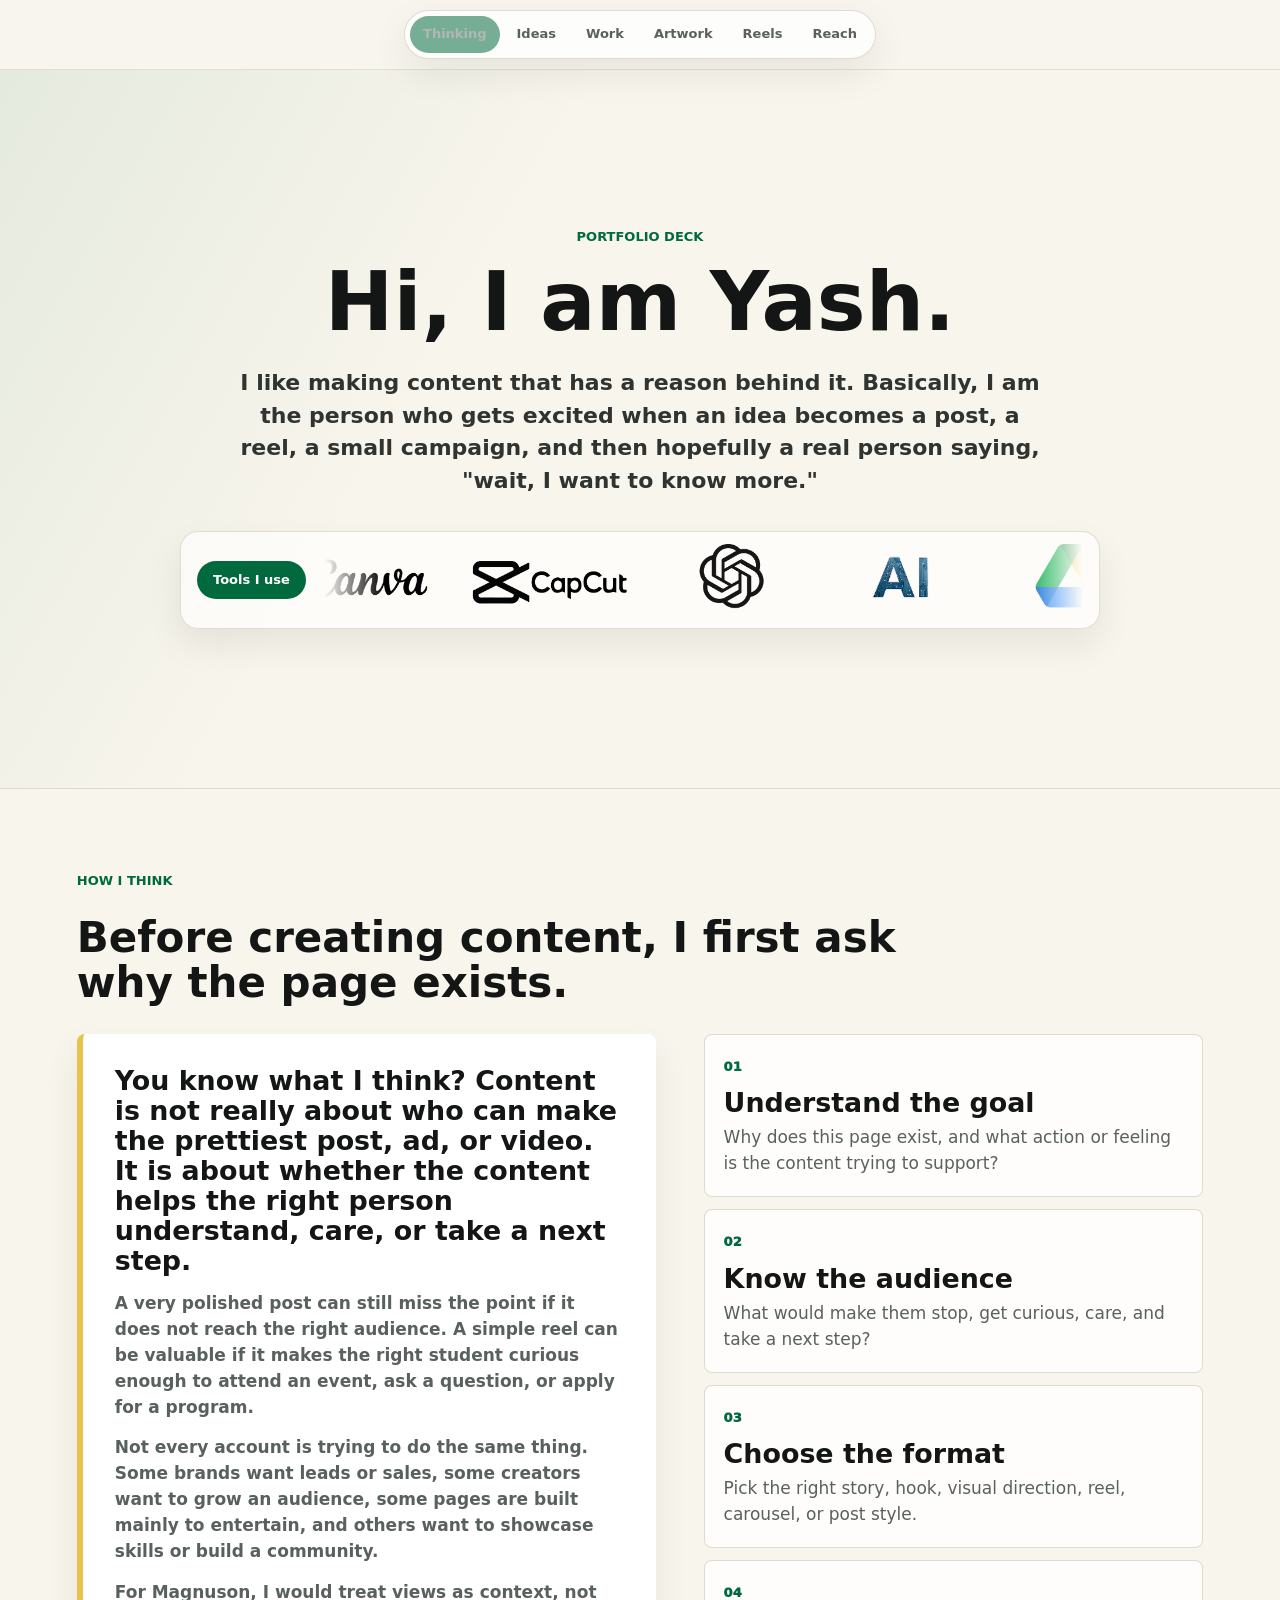
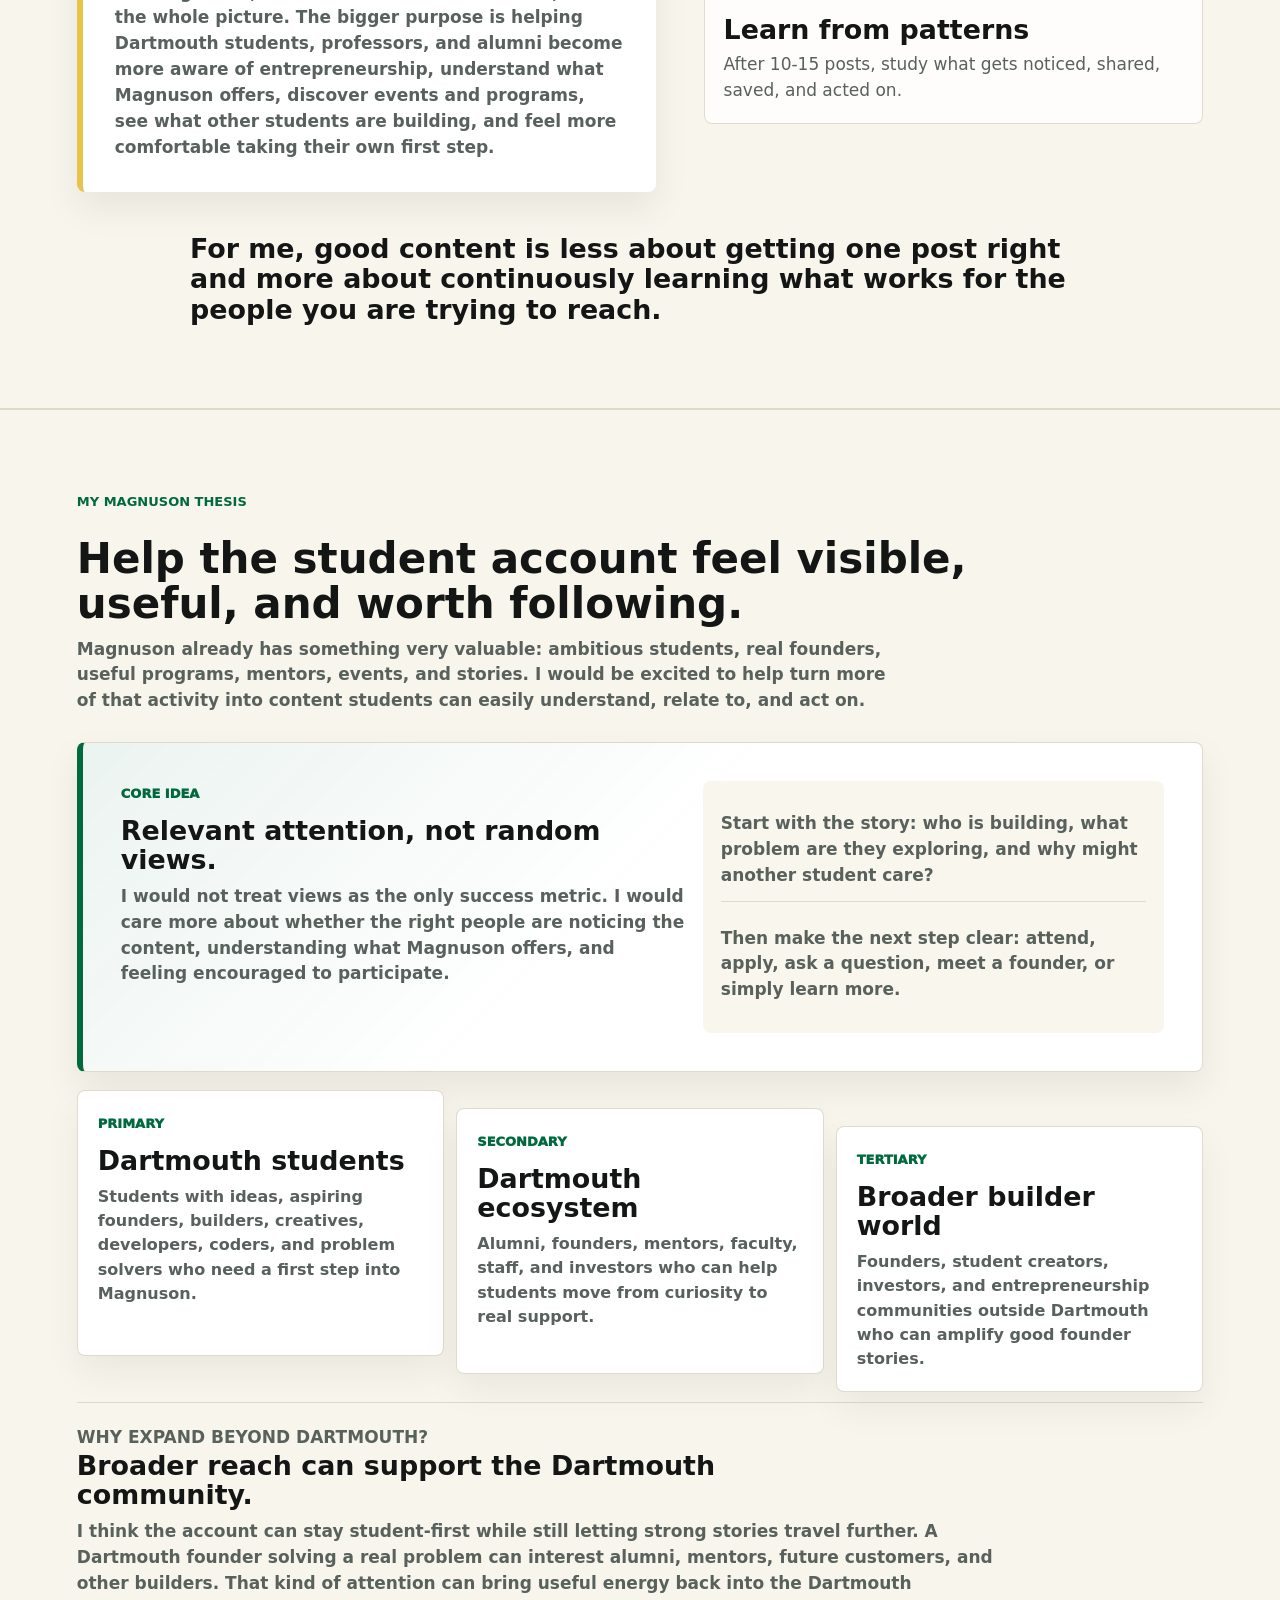
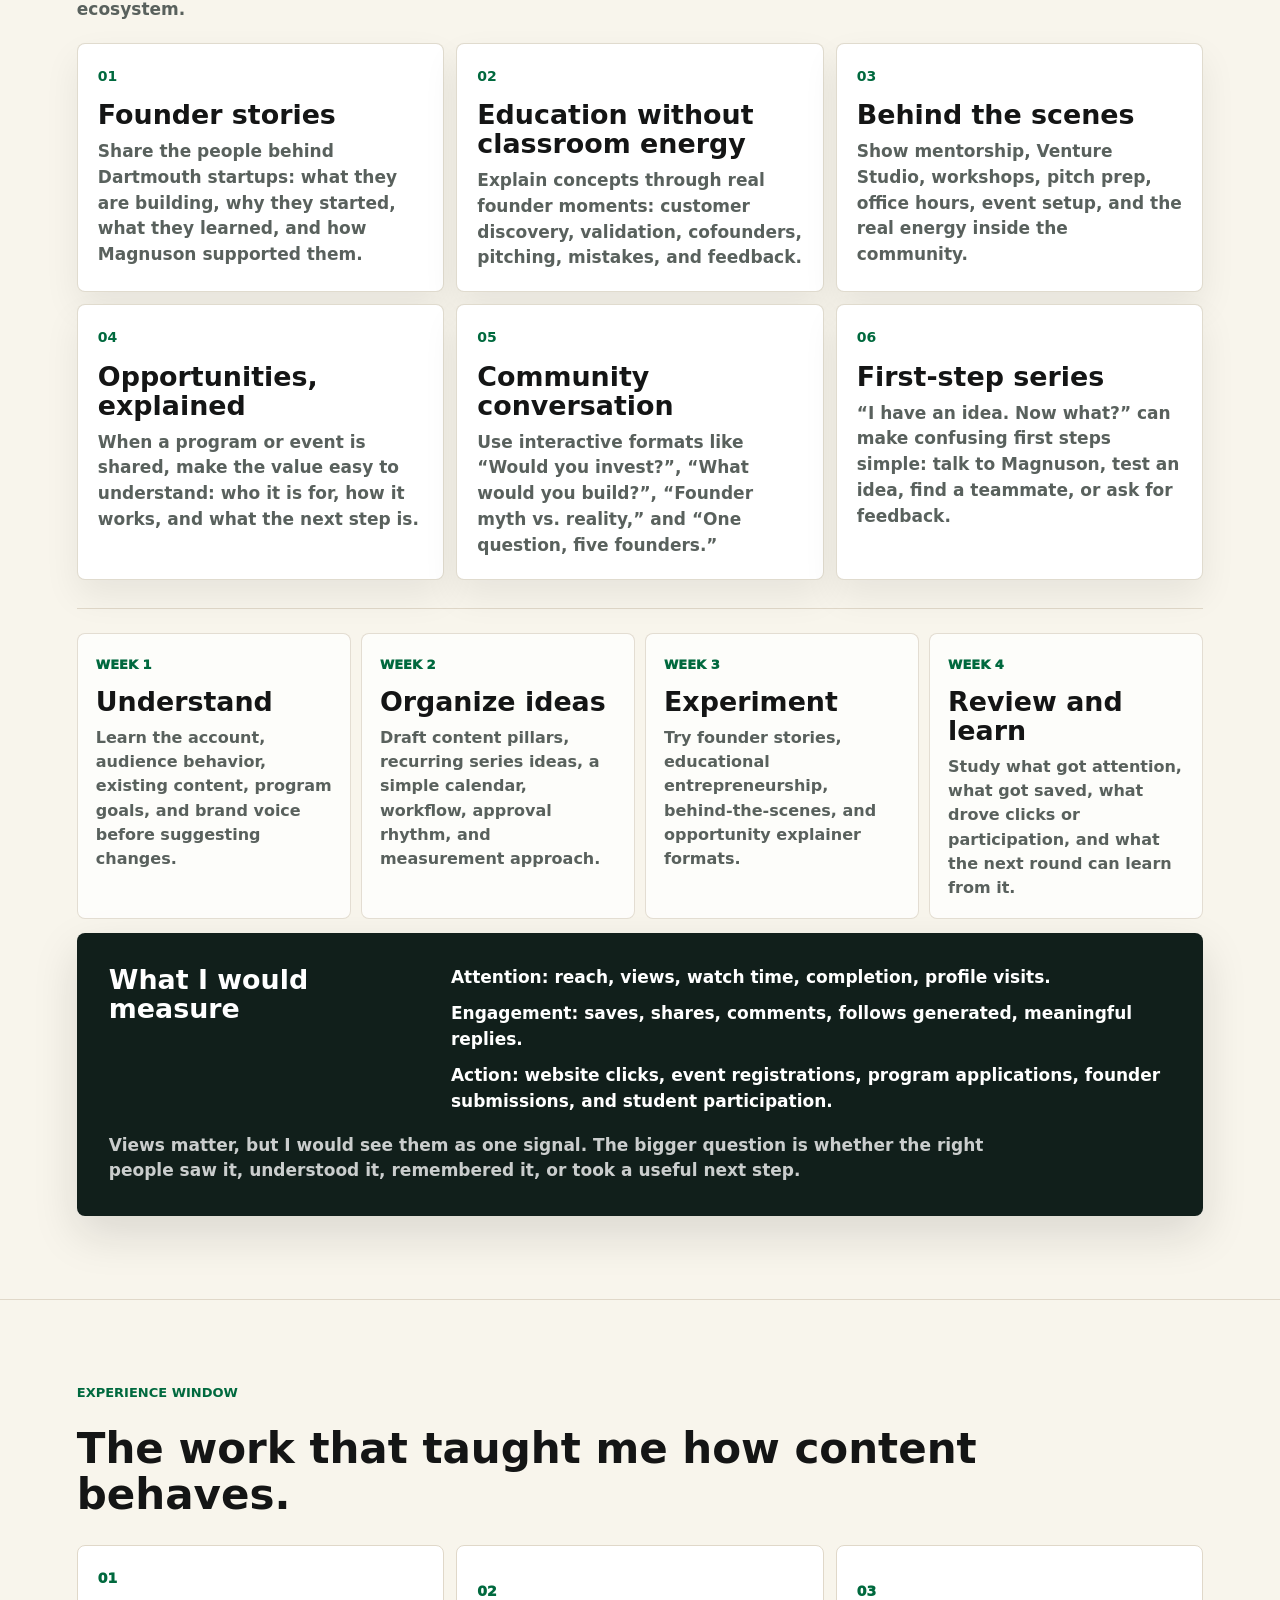
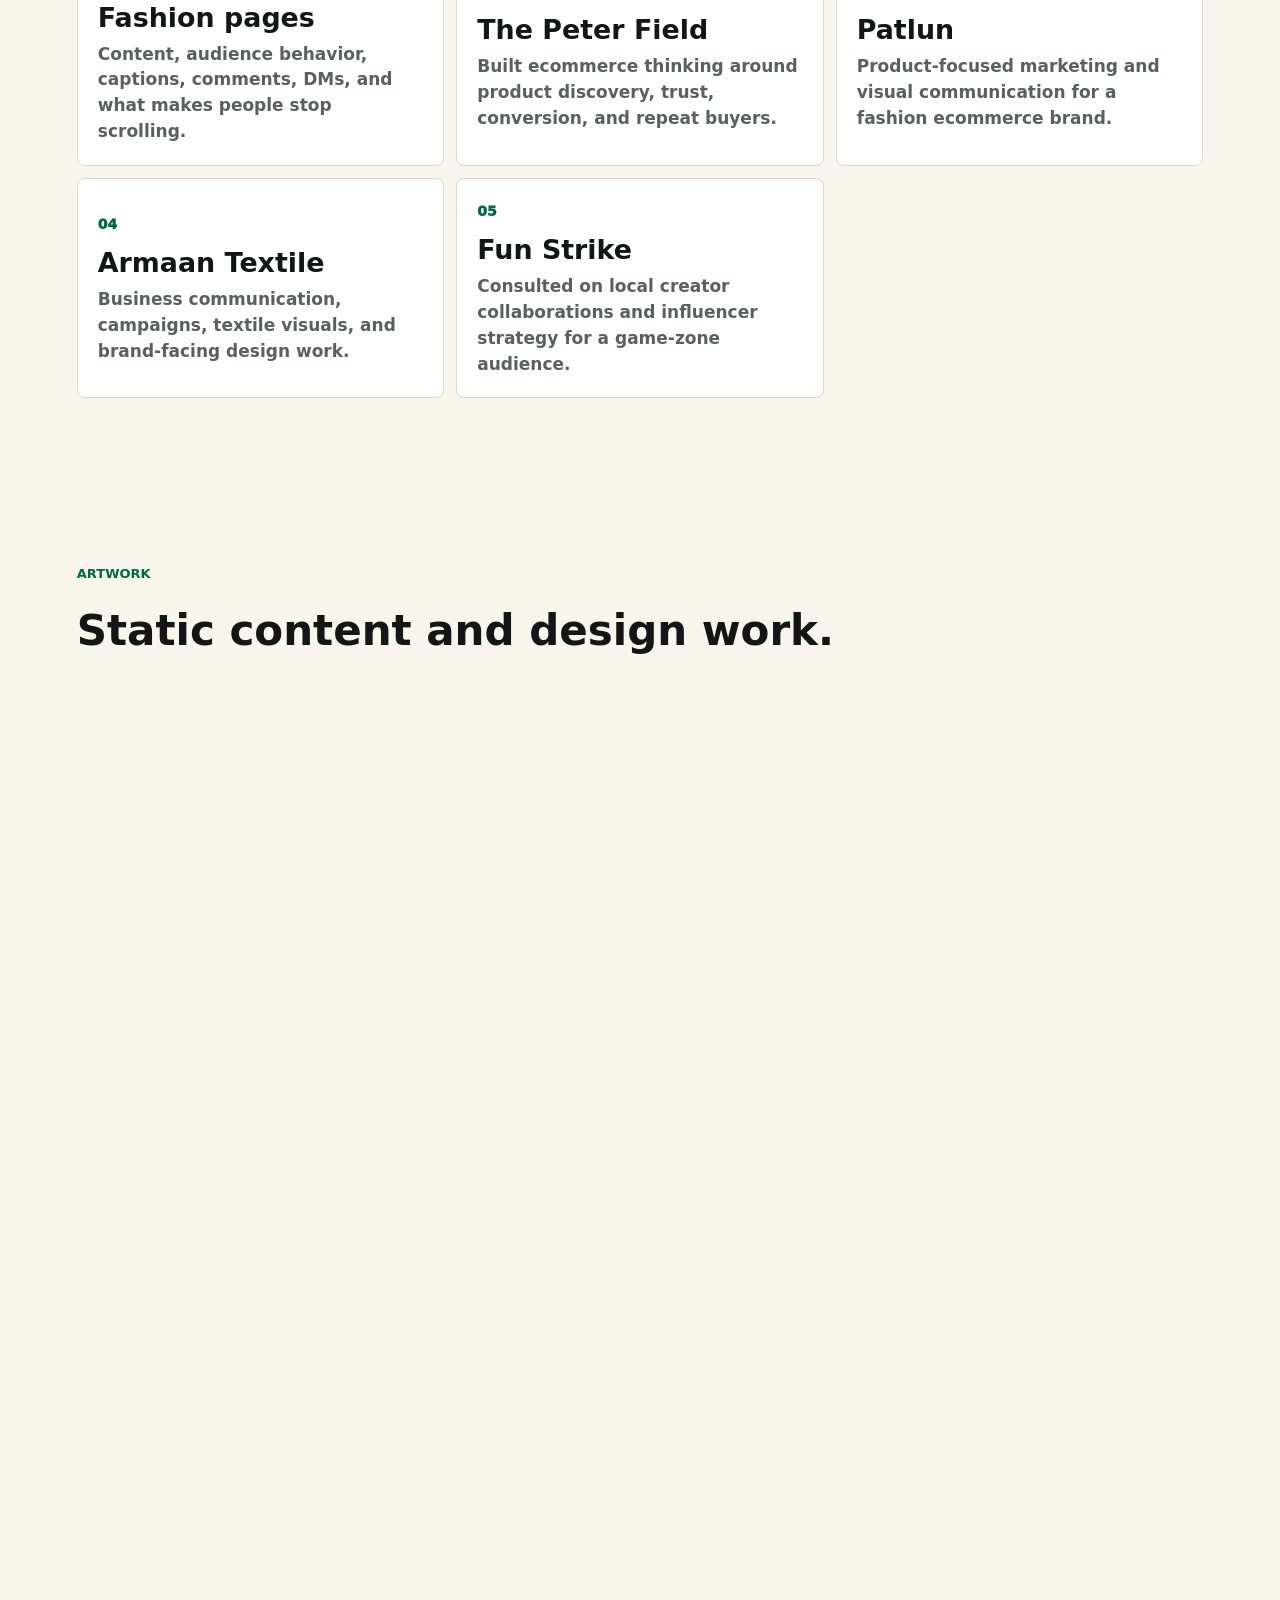
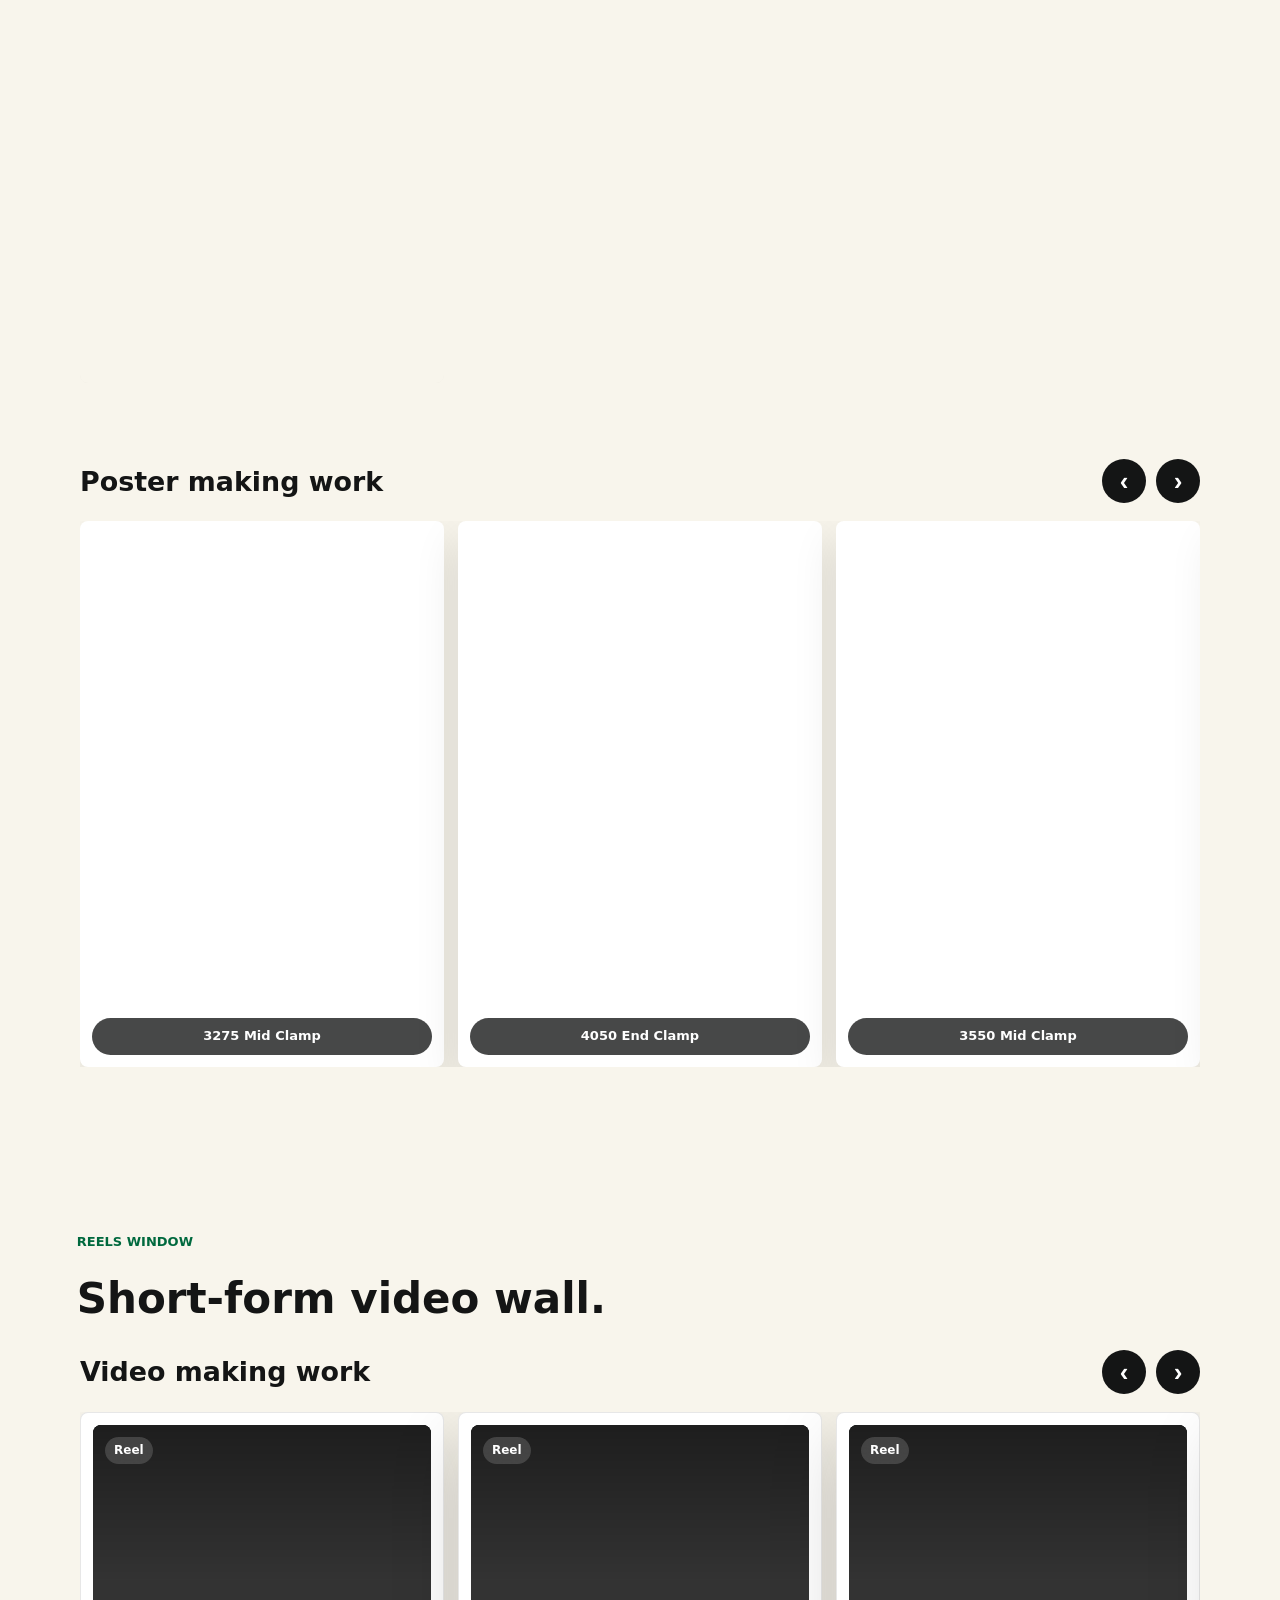
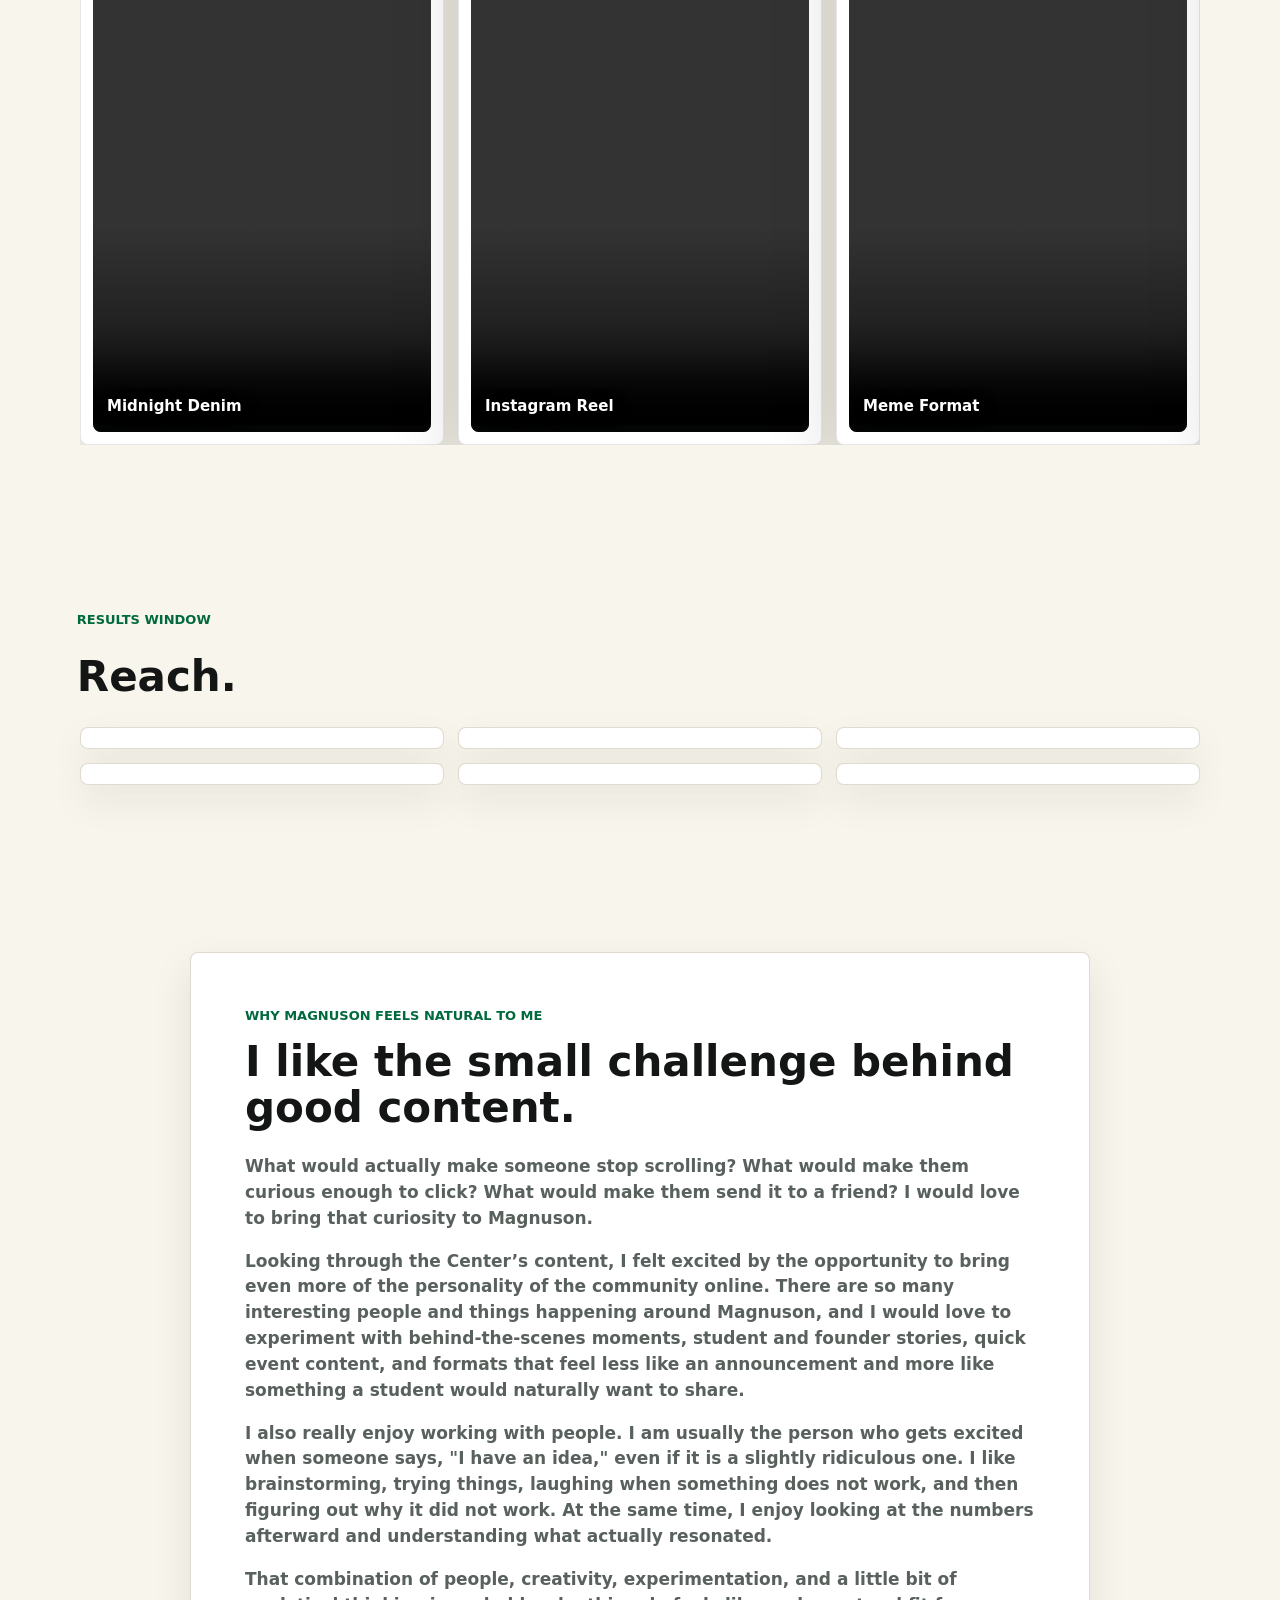
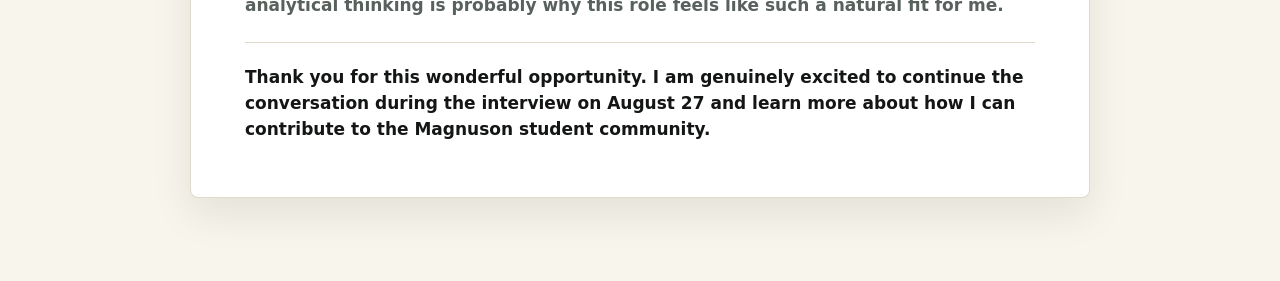
<file: index.html>
<!doctype html>
<html lang="en">
  <head>
    <meta charset="utf-8" />
    <meta http-equiv="refresh" content="0; url=website/" />
    <meta name="viewport" content="width=device-width, initial-scale=1" />
    <title>Yash Kachhadiya | Portfolio</title>
    <link rel="canonical" href="website/" />
  </head>
  <body>
    <p><a href="website/">Open portfolio</a></p>
  </body>
</html>
</file>
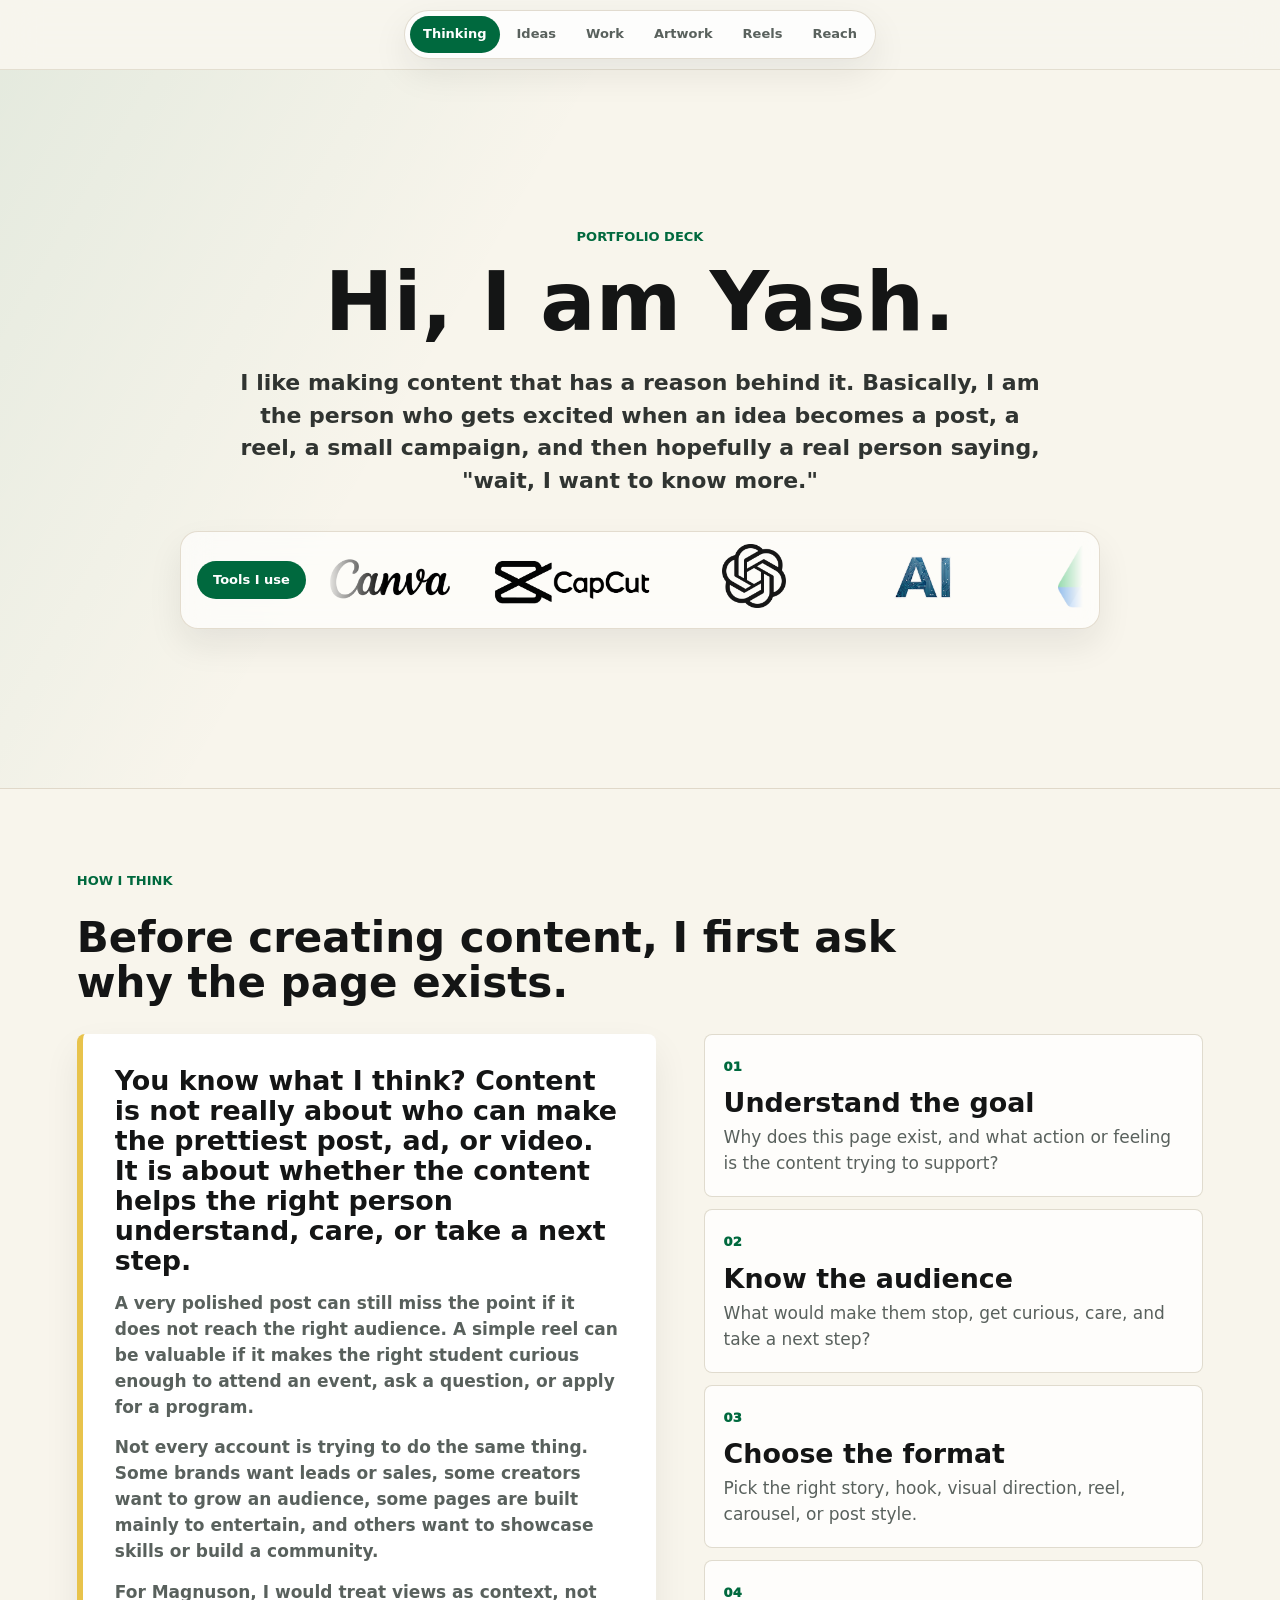
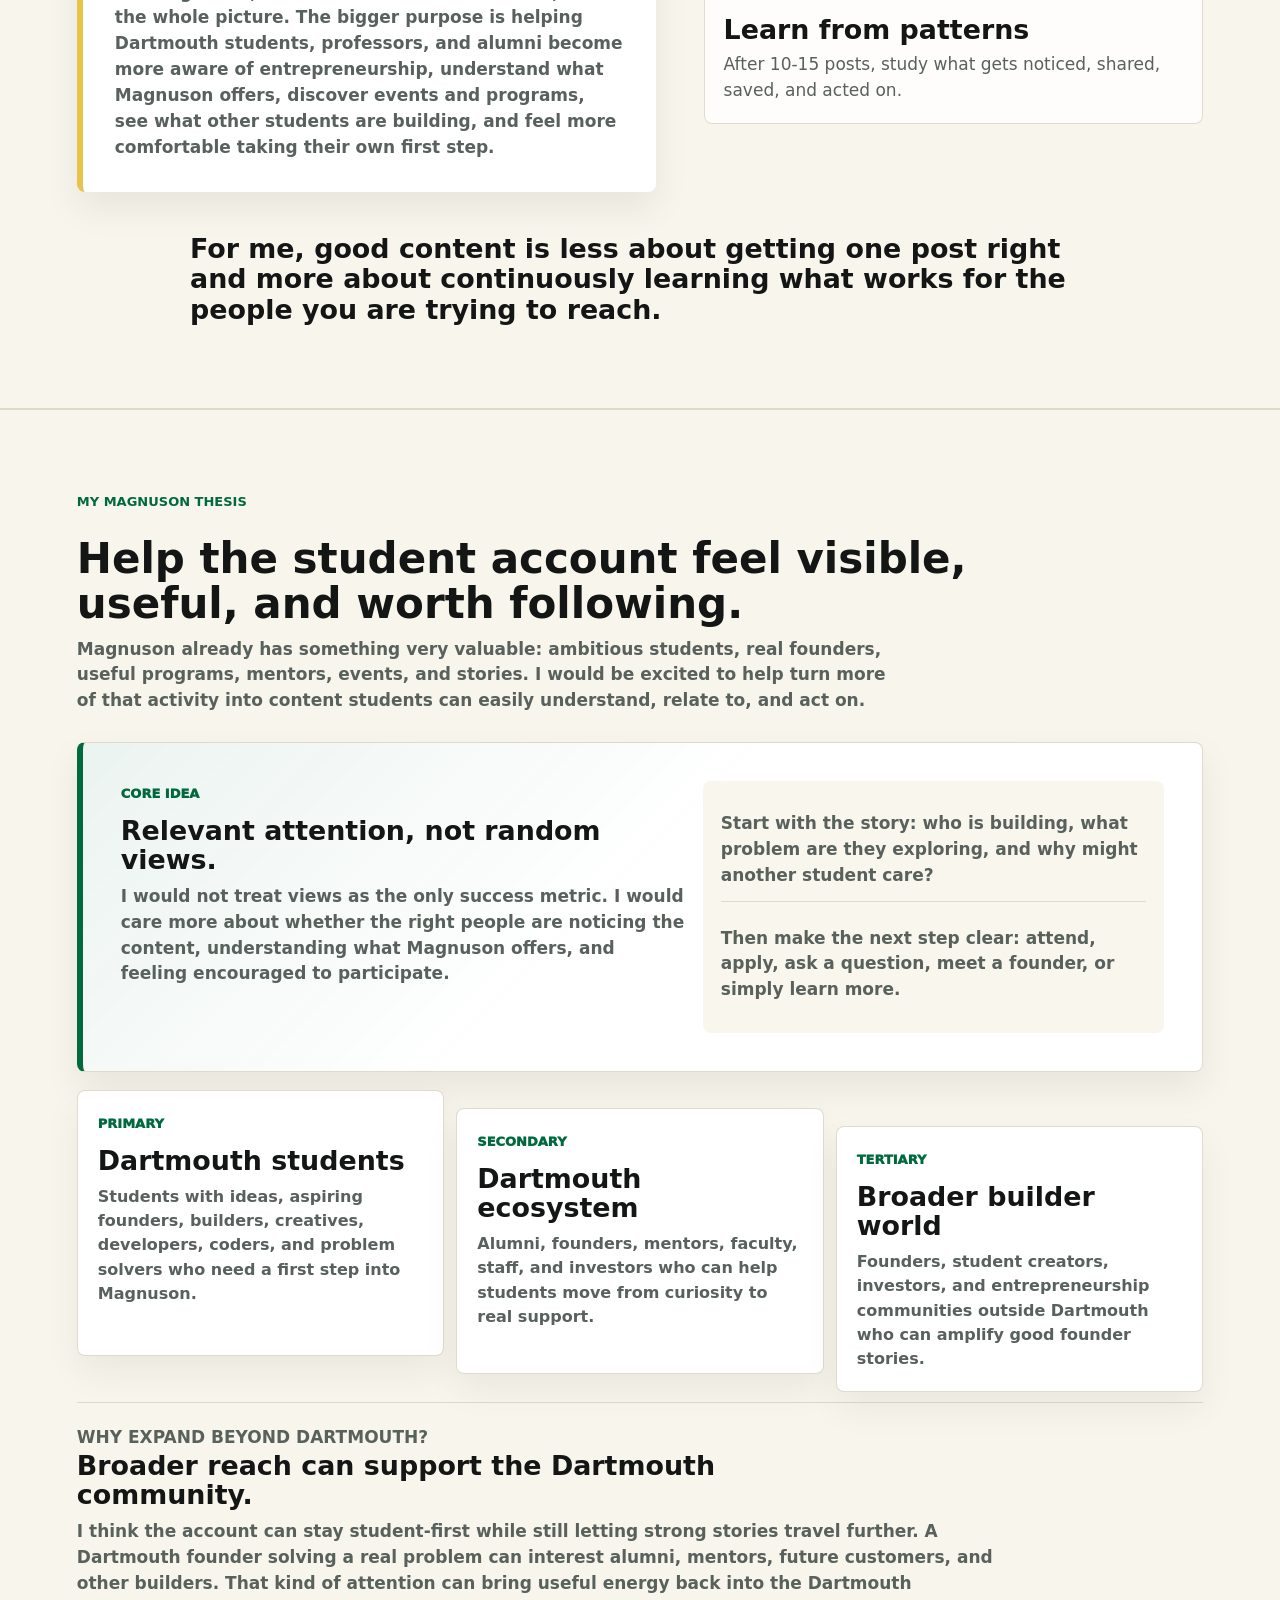
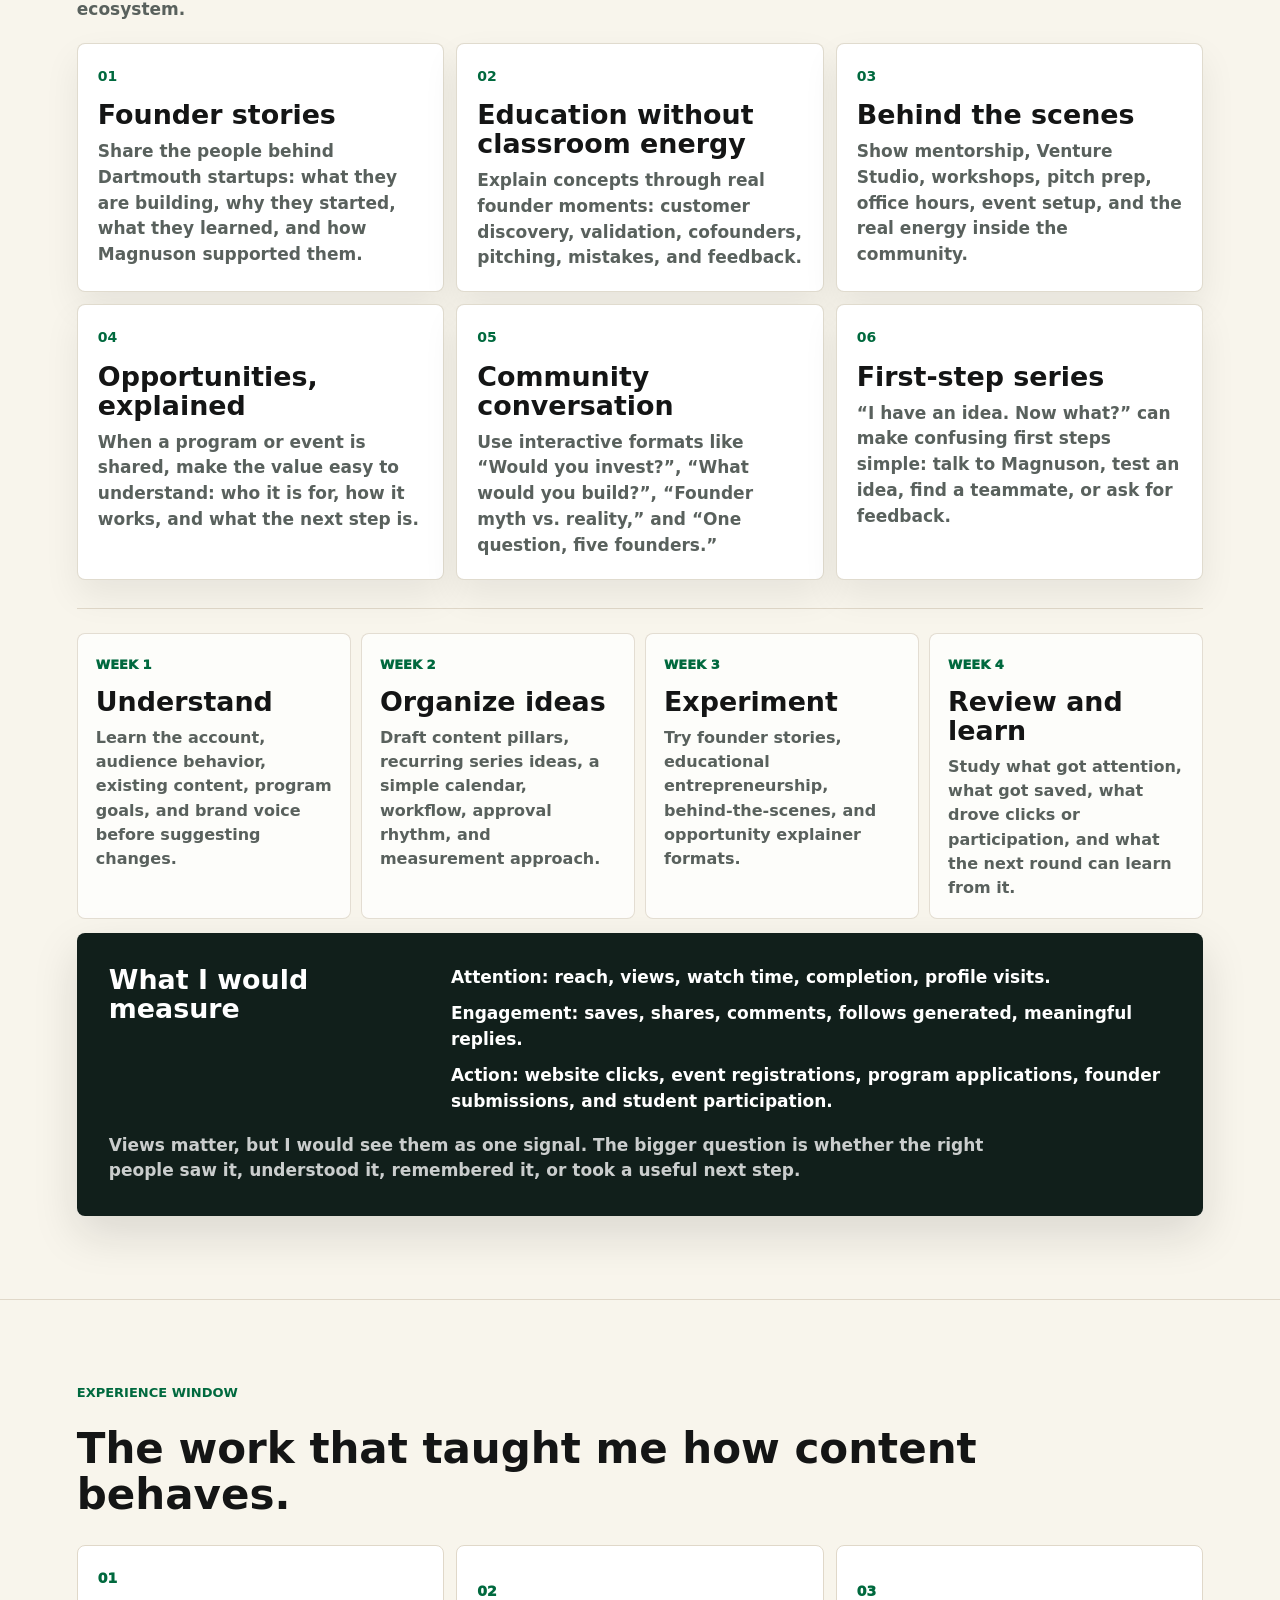
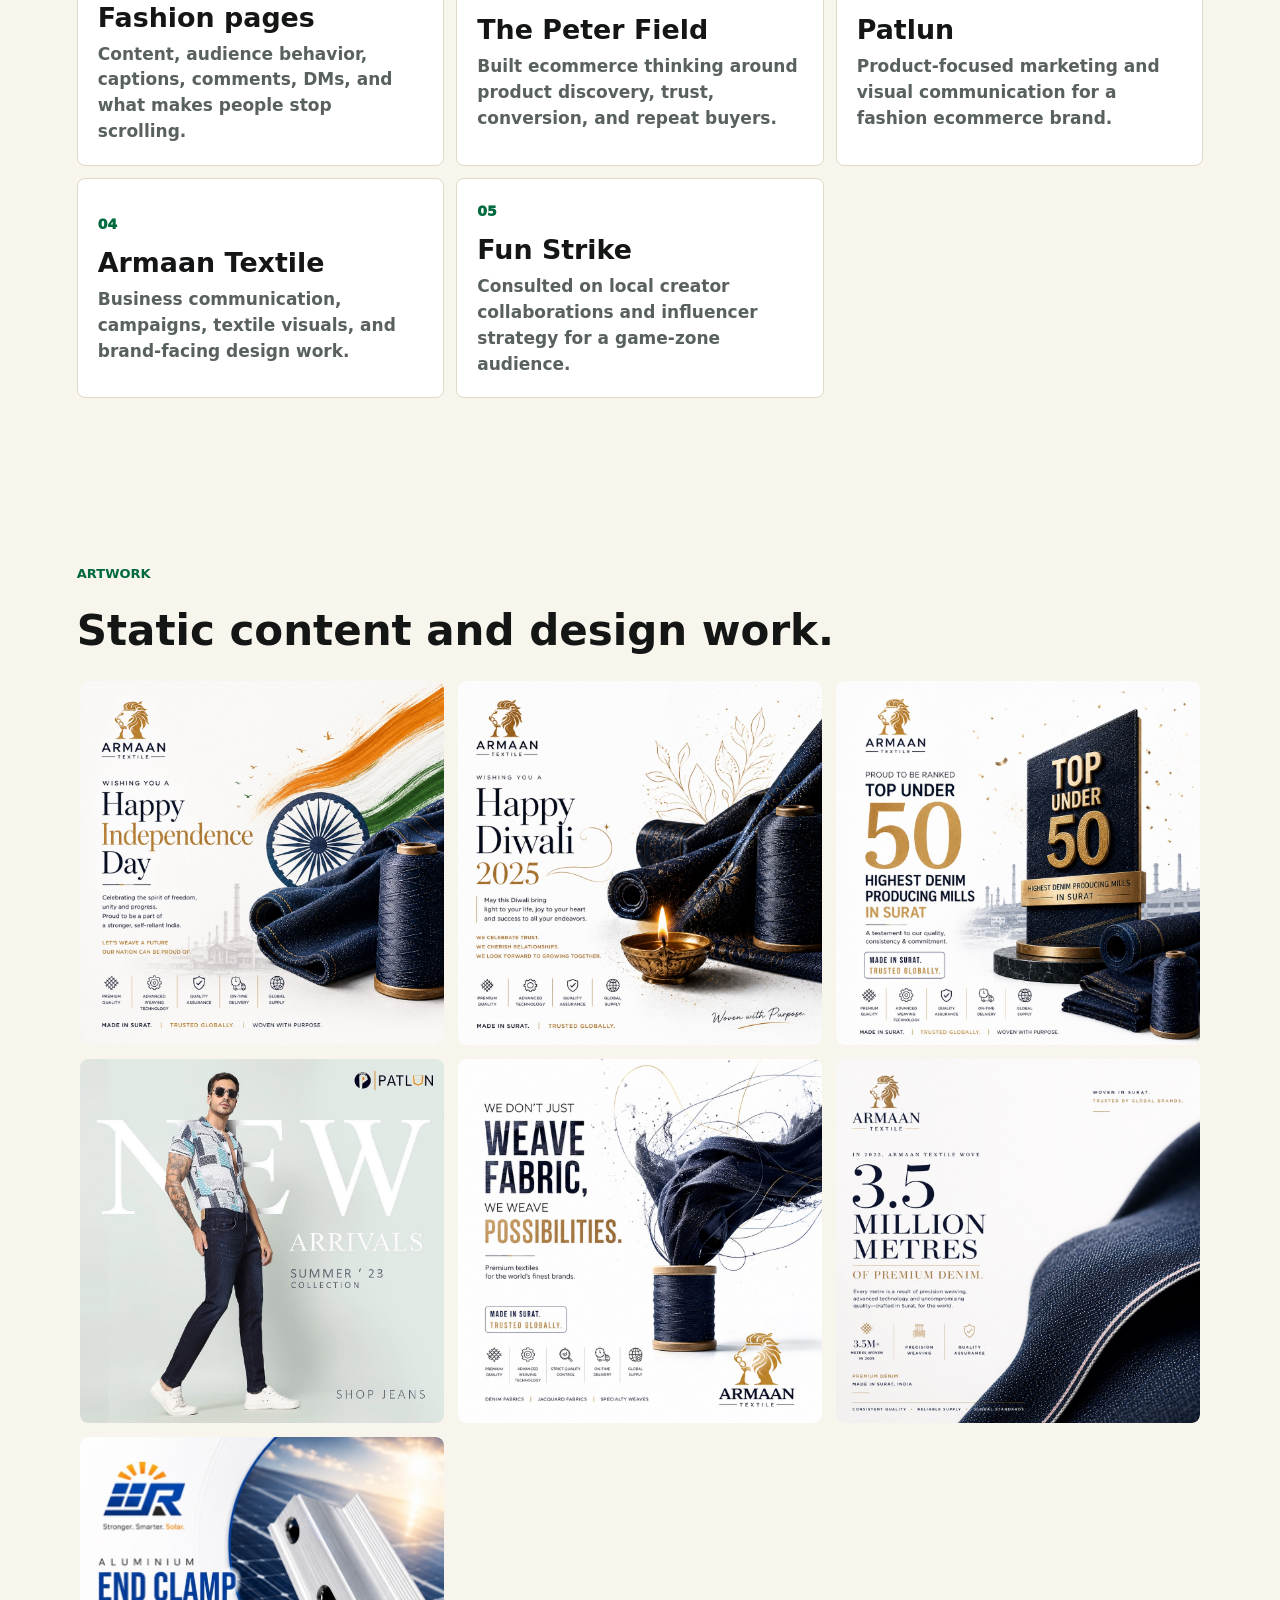
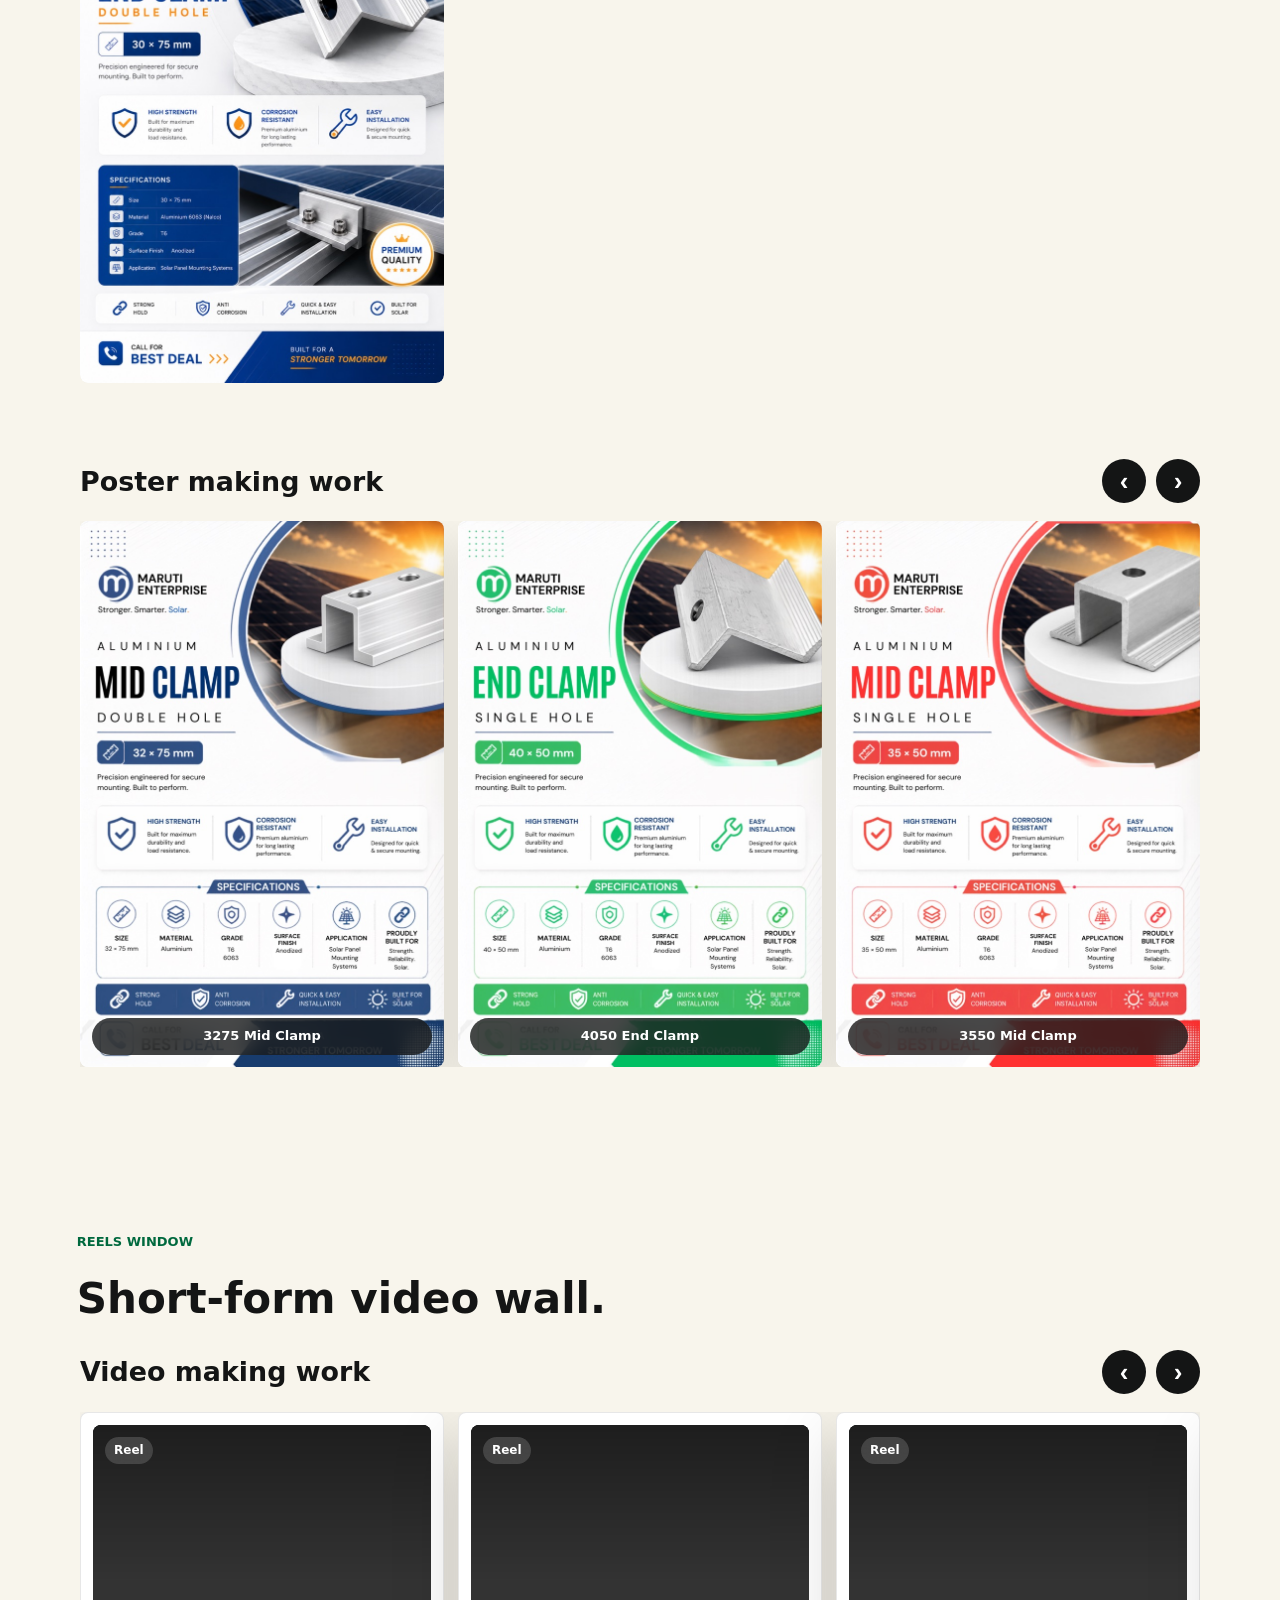
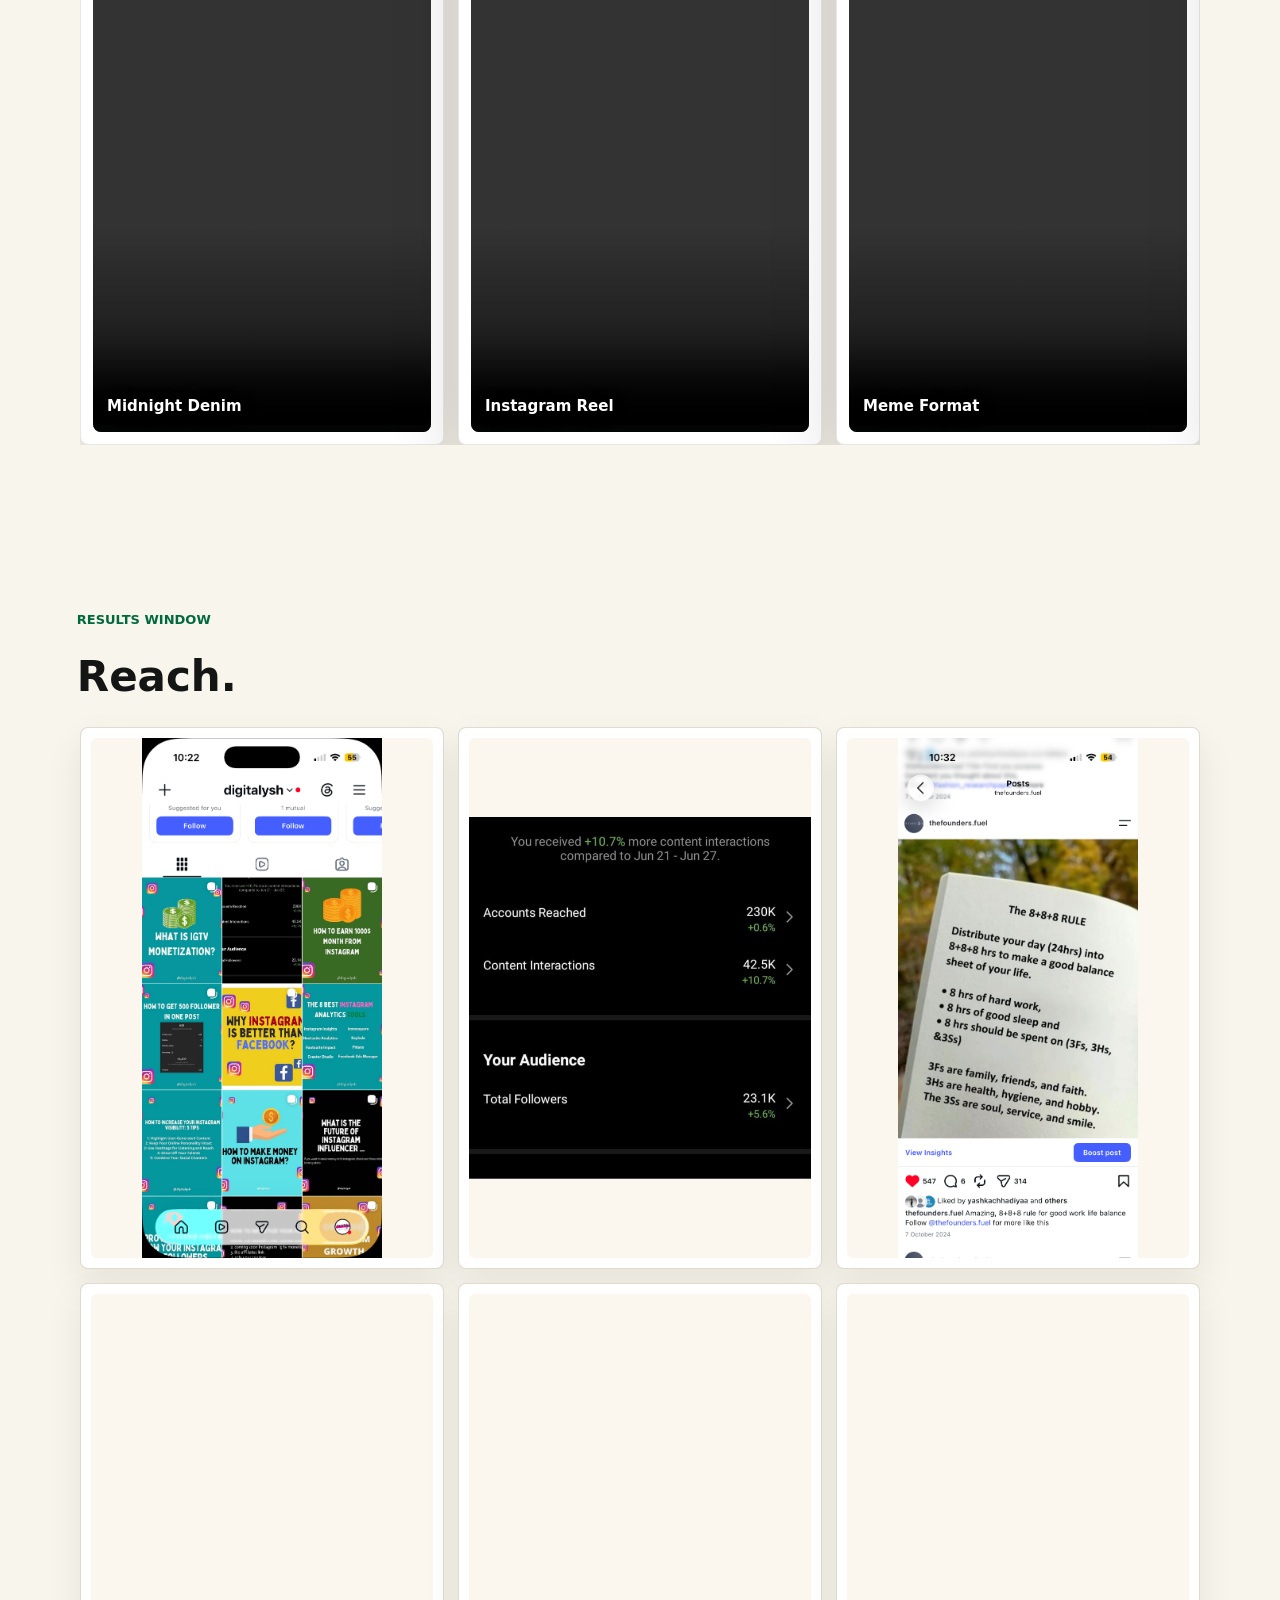
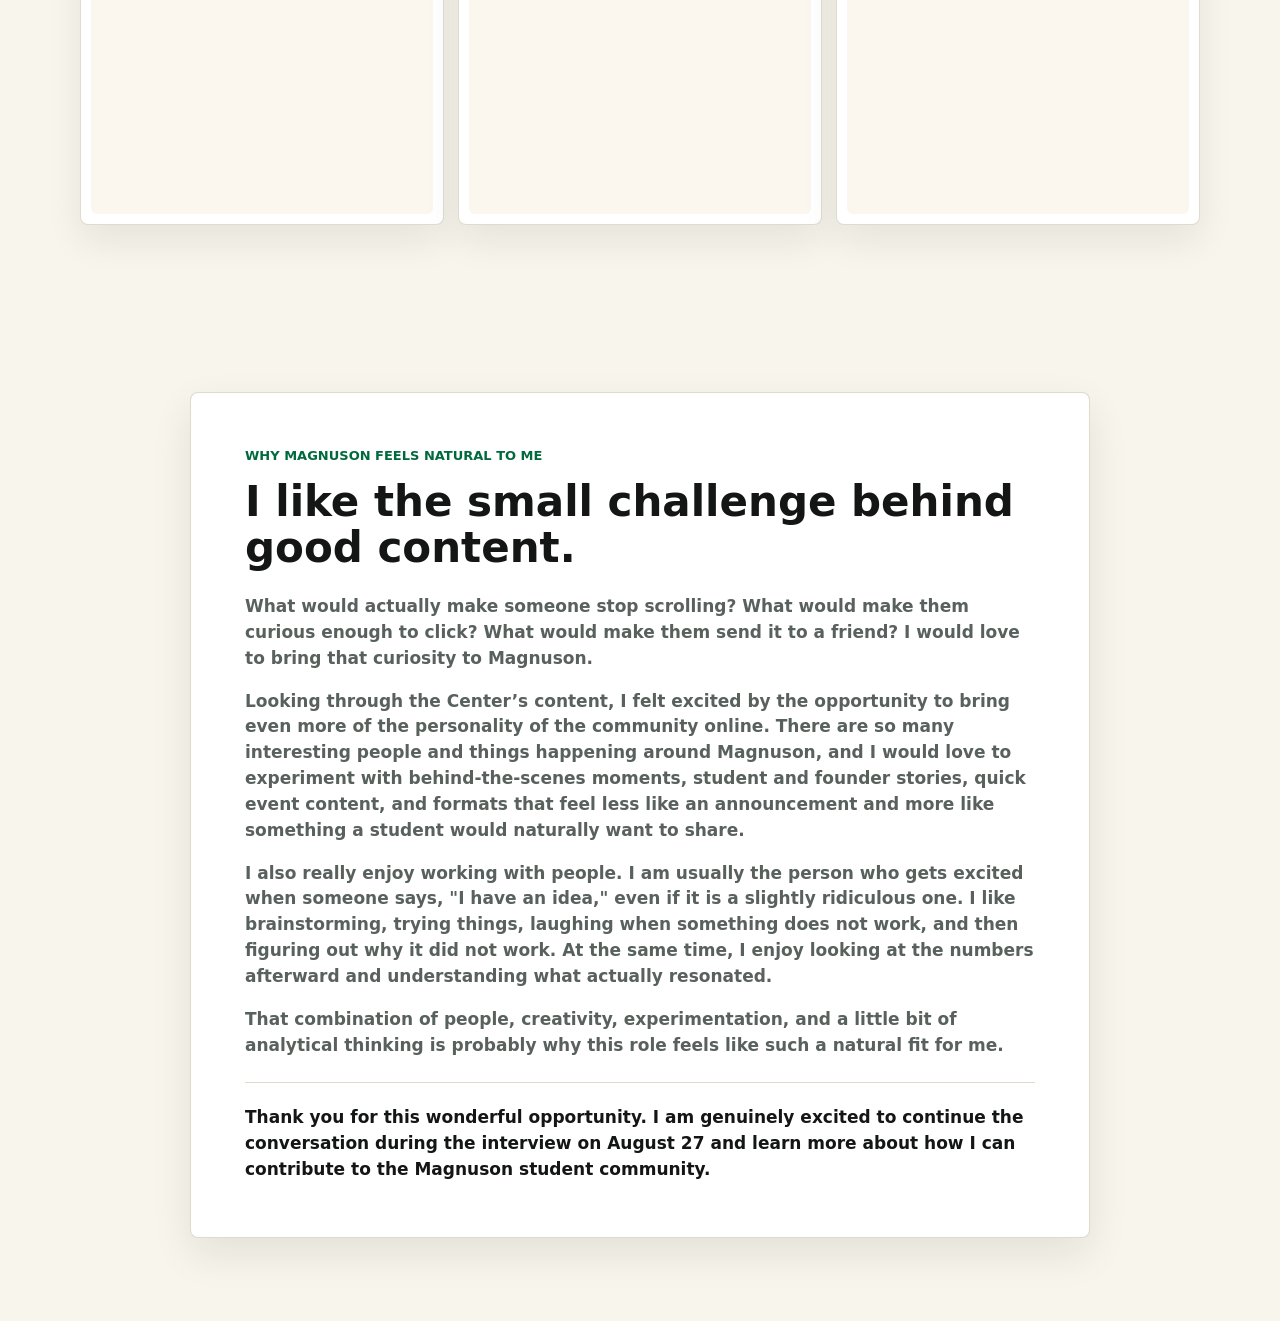
<file: website/index.html>
<!doctype html>
<html lang="en">
  <head>
    <meta charset="utf-8" />
    <meta name="viewport" content="width=device-width, initial-scale=1" />
    <title>Yash Kachhadiya | Content Portfolio</title>
    <meta
      name="description"
      content="A visual-first portfolio for content, marketing, strategy, and design work."
    />
    <link rel="stylesheet" href="styles.css" />
  </head>
  <body>
    <header class="site-header" aria-label="Primary navigation">
      <nav class="nav-links" aria-label="Portfolio sections">
        <a href="#thinking">Thinking</a>
        <a href="#ideas">Ideas</a>
        <a href="#experience">Work</a>
        <a href="#graphics">Artwork</a>
        <a href="#video">Reels</a>
        <a href="#history">Reach</a>
      </nav>
    </header>

    <main id="top">
      <section class="hero">
        <div class="hero-copy">
          <p class="eyebrow">Portfolio deck</p>
          <h1>Hi, I am Yash.</h1>
          <p class="intro">
            I like making content that has a reason behind it. Basically, I am the person who gets
            excited when an idea becomes a post, a reel, a small campaign, and then hopefully a real
            person saying, "wait, I want to know more."
          </p>
          <div class="tool-marquee" aria-label="Tools I use">
            <span class="tool-label">Tools I use</span>
            <div class="tool-track">
              <div class="tool-row">
                <span><img src="assets/tool-logos/Canava.jpg" alt="Canva" /></span>
                <span class="tool-logo-capcut"><img src="assets/tool-logos/Capcut-Logo-PNG.png" alt="CapCut" /></span>
                <span><img src="assets/tool-logos/ChatGPT-Logo-With-Transparent-Background.webp" alt="ChatGPT" /></span>
                <span><img src="assets/tool-logos/ai.jpg.png" alt="AI tools" /></span>
                <span><img src="assets/tool-logos/Drive.jpg" alt="Google Drive" /></span>
                <span><img src="assets/tool-logos/Doc.png" alt="Google Docs" /></span>
                <span><img src="assets/tool-logos/googlesheets.jpg-removebg-preview.png" alt="Google Sheets" /></span>
              </div>
              <div class="tool-row" aria-hidden="true">
                <span><img src="assets/tool-logos/Canava.jpg" alt="" /></span>
                <span class="tool-logo-capcut"><img src="assets/tool-logos/Capcut-Logo-PNG.png" alt="" /></span>
                <span><img src="assets/tool-logos/ChatGPT-Logo-With-Transparent-Background.webp" alt="" /></span>
                <span><img src="assets/tool-logos/ai.jpg.png" alt="" /></span>
                <span><img src="assets/tool-logos/Drive.jpg" alt="" /></span>
                <span><img src="assets/tool-logos/Doc.png" alt="" /></span>
                <span><img src="assets/tool-logos/googlesheets.jpg-removebg-preview.png" alt="" /></span>
              </div>
            </div>
          </div>
        </div>
      </section>

      <section id="thinking" class="section thinking-section">
        <div class="section-title">
          <p class="eyebrow">How I think</p>
          <h2>Before creating content, I first ask why the page exists.</h2>
        </div>

        <div class="thinking-layout">
          <article class="thinking-copy">
            <p class="thinking-lead">
              You know what I think? Content is not really about who can make the prettiest post, ad,
              or video. It is about whether the content helps the right person understand, care, or
              take a next step.
            </p>
            <p>
              A very polished post can still miss the point if it does not reach the right audience.
              A simple reel can be valuable if it makes the right student curious enough to attend an
              event, ask a question, or apply for a program.
            </p>
            <p>
              Not every account is trying to do the same thing. Some brands want leads or sales, some
              creators want to grow an audience, some pages are built mainly to entertain, and others
              want to showcase skills or build a community.
            </p>
            <p>
              For Magnuson, I would treat views as context, not the whole picture. The bigger purpose
              is helping Dartmouth students, professors, and alumni become more aware of
              entrepreneurship, understand what Magnuson offers, discover events and programs, see
              what other students are building, and feel more comfortable taking their own first step.
            </p>
          </article>

          <div class="process-stack">
            <article>
              <span>01</span>
              <h3>Understand the goal</h3>
              <p>Why does this page exist, and what action or feeling is the content trying to support?</p>
            </article>
            <article>
              <span>02</span>
              <h3>Know the audience</h3>
              <p>What would make them stop, get curious, care, and take a next step?</p>
            </article>
            <article>
              <span>03</span>
              <h3>Choose the format</h3>
              <p>Pick the right story, hook, visual direction, reel, carousel, or post style.</p>
            </article>
            <article>
              <span>04</span>
              <h3>Learn from patterns</h3>
              <p>After 10-15 posts, study what gets noticed, shared, saved, and acted on.</p>
            </article>
          </div>
        </div>

        <p class="thinking-closing">
          For me, good content is less about getting one post right and more about continuously
          learning what works for the people you are trying to reach.
        </p>
      </section>

      <section id="ideas" class="section ideas-section">
        <div class="section-title">
          <p class="eyebrow">My Magnuson thesis</p>
          <h2>Help the student account feel visible, useful, and worth following.</h2>
          <p>
            Magnuson already has something very valuable: ambitious students, real founders, useful
            programs, mentors, events, and stories. I would be excited to help turn more of that
            activity into content students can easily understand, relate to, and act on.
          </p>
        </div>

        <div class="thesis-panel">
          <div>
            <span>Core idea</span>
            <h3>Relevant attention, not random views.</h3>
            <p>
              I would not treat views as the only success metric. I would care more about whether the
              right people are noticing the content, understanding what Magnuson offers, and feeling
              encouraged to participate.
            </p>
          </div>
          <div class="thesis-shift">
            <p><strong>Start with the story:</strong> who is building, what problem are they exploring, and why might another student care?</p>
            <p><strong>Then make the next step clear:</strong> attend, apply, ask a question, meet a founder, or simply learn more.</p>
          </div>
        </div>

        <div class="audience-map" aria-label="Target audience tiers">
          <article>
            <span>Primary</span>
            <h3>Dartmouth students</h3>
            <p>Students with ideas, aspiring founders, builders, creatives, developers, coders, and problem solvers who need a first step into Magnuson.</p>
          </article>
          <article>
            <span>Secondary</span>
            <h3>Dartmouth ecosystem</h3>
            <p>Alumni, founders, mentors, faculty, staff, and investors who can help students move from curiosity to real support.</p>
          </article>
          <article>
            <span>Tertiary</span>
            <h3>Broader builder world</h3>
            <p>Founders, student creators, investors, and entrepreneurship communities outside Dartmouth who can amplify good founder stories.</p>
          </article>
        </div>

        <div class="section-subhead">
          <p class="eyebrow">Why expand beyond Dartmouth?</p>
          <h3>Broader reach can support the Dartmouth community.</h3>
          <p>
            I think the account can stay student-first while still letting strong stories travel
            further. A Dartmouth founder solving a real problem can interest alumni, mentors, future
            customers, and other builders. That kind of attention can bring useful energy back into
            the Dartmouth ecosystem.
          </p>
        </div>

        <div class="pillar-grid">
          <article class="idea-card">
            <span>01</span>
            <h3>Founder stories</h3>
            <p>Share the people behind Dartmouth startups: what they are building, why they started, what they learned, and how Magnuson supported them.</p>
          </article>

          <article class="idea-card">
            <span>02</span>
            <h3>Education without classroom energy</h3>
            <p>Explain concepts through real founder moments: customer discovery, validation, cofounders, pitching, mistakes, and feedback.</p>
          </article>

          <article class="idea-card">
            <span>03</span>
            <h3>Behind the scenes</h3>
            <p>Show mentorship, Venture Studio, workshops, pitch prep, office hours, event setup, and the real energy inside the community.</p>
          </article>

          <article class="idea-card">
            <span>04</span>
            <h3>Opportunities, explained</h3>
            <p>When a program or event is shared, make the value easy to understand: who it is for, how it works, and what the next step is.</p>
          </article>

          <article class="idea-card">
            <span>05</span>
            <h3>Community conversation</h3>
            <p>Use interactive formats like “Would you invest?”, “What would you build?”, “Founder myth vs. reality,” and “One question, five founders.”</p>
          </article>

          <article class="idea-card">
            <span>06</span>
            <h3>First-step series</h3>
            <p>“I have an idea. Now what?” can make confusing first steps simple: talk to Magnuson, test an idea, find a teammate, or ask for feedback.</p>
          </article>
        </div>

        <div class="execution-plan">
          <article>
            <span>Week 1</span>
            <h3>Understand</h3>
            <p>Learn the account, audience behavior, existing content, program goals, and brand voice before suggesting changes.</p>
          </article>
          <article>
            <span>Week 2</span>
            <h3>Organize ideas</h3>
            <p>Draft content pillars, recurring series ideas, a simple calendar, workflow, approval rhythm, and measurement approach.</p>
          </article>
          <article>
            <span>Week 3</span>
            <h3>Experiment</h3>
            <p>Try founder stories, educational entrepreneurship, behind-the-scenes, and opportunity explainer formats.</p>
          </article>
          <article>
            <span>Week 4</span>
            <h3>Review and learn</h3>
            <p>Study what got attention, what got saved, what drove clicks or participation, and what the next round can learn from it.</p>
          </article>
        </div>

        <div class="measurement-panel">
          <h3>What I would measure</h3>
          <div>
            <p><strong>Attention:</strong> reach, views, watch time, completion, profile visits.</p>
            <p><strong>Engagement:</strong> saves, shares, comments, follows generated, meaningful replies.</p>
            <p><strong>Action:</strong> website clicks, event registrations, program applications, founder submissions, and student participation.</p>
          </div>
          <p>Views matter, but I would see them as one signal. The bigger question is whether the right people saw it, understood it, remembered it, or took a useful next step.</p>
        </div>
      </section>

      <section id="experience" class="section">
        <div class="section-title">
          <p class="eyebrow">Experience window</p>
          <h2>The work that taught me how content behaves.</h2>
        </div>

        <div class="experience-window">
          <button class="experience-card" type="button" data-modal-target="modal-fashion">
            <span>01</span>
            <h3>Fashion pages</h3>
            <p>Content, audience behavior, captions, comments, DMs, and what makes people stop scrolling.</p>
          </button>
          <button class="experience-card" type="button" data-modal-target="modal-peter">
            <span>02</span>
            <h3>The Peter Field</h3>
            <p>Built ecommerce thinking around product discovery, trust, conversion, and repeat buyers.</p>
          </button>
          <button class="experience-card" type="button" data-modal-target="modal-patlun">
            <span>03</span>
            <h3>Patlun</h3>
            <p>Product-focused marketing and visual communication for a fashion ecommerce brand.</p>
          </button>
          <button class="experience-card" type="button" data-modal-target="modal-armaan">
            <span>04</span>
            <h3>Armaan Textile</h3>
            <p>Business communication, campaigns, textile visuals, and brand-facing design work.</p>
          </button>
          <button class="experience-card" type="button" data-modal-target="modal-funstrike">
            <span>05</span>
            <h3>Fun Strike</h3>
            <p>Consulted on local creator collaborations and influencer strategy for a game-zone audience.</p>
          </button>
        </div>
      </section>

      <section id="graphics" class="section visual-section">
        <div class="section-title">
          <p class="eyebrow">Artwork</p>
          <h2>Static content and design work.</h2>
        </div>

        <div class="art-grid">
          <a class="art-card" href="assets/armaan-independence.png" target="_blank" rel="noreferrer">
            <img src="assets/previews/armaan-independence.jpg" alt="Independence Day creative artwork" width="1100" height="1100" loading="lazy" decoding="async" />
          </a>
          <a class="art-card" href="assets/armaan-diwali.png" target="_blank" rel="noreferrer">
            <img src="assets/previews/armaan-diwali.jpg" alt="Festive campaign artwork" width="1100" height="1100" loading="lazy" decoding="async" />
          </a>
          <a class="art-card" href="assets/armaan-top50.png" target="_blank" rel="noreferrer">
            <img src="assets/previews/armaan-top50.jpg" alt="Achievement announcement artwork" width="1100" height="1100" loading="lazy" decoding="async" />
          </a>
          <a class="art-card" href="assets/patlun-new.jpg" target="_blank" rel="noreferrer">
            <img src="assets/patlun-new.jpg" alt="Fashion collection artwork" width="1170" height="1170" loading="lazy" decoding="async" />
          </a>
          <a class="art-card" href="assets/armaan-exhibition.png" target="_blank" rel="noreferrer">
            <img src="assets/previews/armaan-exhibition.jpg" alt="Exhibition announcement artwork" width="1100" height="1100" loading="lazy" decoding="async" />
          </a>
          <a class="art-card" href="assets/armaan-denim.png" target="_blank" rel="noreferrer">
            <img src="assets/previews/armaan-denim.jpg" alt="Denim product artwork" width="1100" height="1100" loading="lazy" decoding="async" />
          </a>
          <a class="art-card" href="assets/ar2-poster.png" target="_blank" rel="noreferrer">
            <img src="assets/previews/ar2-poster.jpg" alt="Product poster artwork" width="733" height="1100" loading="lazy" decoding="async" />
          </a>
        </div>

        <div class="poster-slider" aria-label="PDF poster work slider">
          <div class="slider-head">
            <h3>Poster making work</h3>
            <div class="slider-controls">
              <button class="slider-btn" type="button" data-slider-prev aria-label="Previous poster">‹</button>
              <button class="slider-btn" type="button" data-slider-next aria-label="Next poster">›</button>
            </div>
          </div>

          <div class="slider-window">
            <div class="poster-track" data-poster-track>
              <a class="poster-slide" href="assets/posters/poster-3275-mid-clamp.pdf" target="_blank" rel="noreferrer">
                <img src="assets/previews/poster-3275-mid-clamp.jpg" alt="3275 mid clamp PDF poster preview" width="733" height="1100" loading="lazy" decoding="async" />
                <span>3275 Mid Clamp</span>
              </a>
              <a class="poster-slide" href="assets/posters/poster-4050-end-clamp.pdf" target="_blank" rel="noreferrer">
                <img src="assets/previews/poster-4050-end-clamp.jpg" alt="4050 end clamp PDF poster preview" width="777" height="1100" loading="lazy" decoding="async" />
                <span>4050 End Clamp</span>
              </a>
              <a class="poster-slide" href="assets/posters/poster-3550-mid-clamp.pdf" target="_blank" rel="noreferrer">
                <img src="assets/previews/poster-3550-mid-clamp.jpg" alt="3550 mid clamp PDF poster preview" width="733" height="1100" loading="lazy" decoding="async" />
                <span>3550 Mid Clamp</span>
              </a>
              <a class="poster-slide" href="assets/posters/poster-3275-end-clamp.pdf" target="_blank" rel="noreferrer">
                <img src="assets/previews/poster-3275-end-clamp.jpg" alt="3275 end clamp PDF poster preview" width="777" height="1100" loading="lazy" decoding="async" />
                <span>3275 End Clamp</span>
              </a>
            </div>
          </div>
        </div>
      </section>

      <section id="video" class="section video-section">
        <div class="section-title">
          <p class="eyebrow">Reels window</p>
          <h2>Short-form video wall.</h2>
        </div>

        <div class="reel-slider" aria-label="Video reel slider">
          <div class="slider-head">
            <h3>Video making work</h3>
            <div class="slider-controls">
              <button class="slider-btn" type="button" data-reel-prev aria-label="Previous reel">‹</button>
              <button class="slider-btn" type="button" data-reel-next aria-label="Next reel">›</button>
            </div>
          </div>

          <div class="slider-window">
            <div class="reel-track" data-reel-track>
              <article class="reel-card">
                <div class="reel-shell">
                  <video autoplay muted loop playsinline preload="auto" src="assets/patlun-midnight-denim.mp4"></video>
                  <div class="reel-top">Reel</div>
                  <p>Midnight Denim</p>
                </div>
              </article>

              <article class="reel-card">
                <div class="reel-shell">
                  <video autoplay muted loop playsinline preload="auto" src="assets/patlun-instagram-reel.mp4"></video>
                  <div class="reel-top">Reel</div>
                  <p>Instagram Reel</p>
                </div>
              </article>

              <article class="reel-card">
                <div class="reel-shell">
                  <video autoplay muted loop playsinline preload="auto" src="assets/patlun-meme.mp4"></video>
                  <div class="reel-top">Reel</div>
                  <p>Meme Format</p>
                </div>
              </article>

              <article class="reel-card">
                <div class="reel-shell">
                  <video autoplay muted loop playsinline preload="auto" src="assets/patlun-first-customer-offer.mp4"></video>
                  <div class="reel-top">Reel</div>
                  <p>Launch Offer</p>
                </div>
              </article>
            </div>
          </div>
        </div>
      </section>

      <section id="history" class="section visual-section">
        <div class="section-title">
          <p class="eyebrow">Results window</p>
          <h2>Reach.</h2>
        </div>

        <div class="proof-grid">
          <a class="proof-card" href="assets/proof-images/IMG_3012.PNG" target="_blank" rel="noreferrer">
            <img src="assets/proof-images/IMG_3012.PNG" alt="Reach and performance proof screenshot" loading="lazy" decoding="async" />
          </a>
          <a class="proof-card" href="assets/proof-images/IMG_3013.jpg" target="_blank" rel="noreferrer">
            <img src="assets/proof-images/IMG_3013.jpg" alt="Reach and performance proof screenshot" loading="lazy" decoding="async" />
          </a>
          <a class="proof-card" href="assets/proof-images/IMG_3019.PNG" target="_blank" rel="noreferrer">
            <img src="assets/proof-images/IMG_3019.PNG" alt="Reach and performance proof screenshot" loading="lazy" decoding="async" />
          </a>
          <a class="proof-card" href="assets/proof-images/IMG_3020.PNG" target="_blank" rel="noreferrer">
            <img src="assets/proof-images/IMG_3020.PNG" alt="Reach and performance proof screenshot" loading="lazy" decoding="async" />
          </a>
          <a class="proof-card" href="assets/proof-images/IMG_3021.PNG" target="_blank" rel="noreferrer">
            <img src="assets/proof-images/IMG_3021.PNG" alt="Reach and performance proof screenshot" loading="lazy" decoding="async" />
          </a>
          <a class="proof-card" href="assets/proof-images/IMG_3023.PNG" target="_blank" rel="noreferrer">
            <img src="assets/proof-images/IMG_3023.PNG" alt="Reach and performance proof screenshot" loading="lazy" decoding="async" />
          </a>
        </div>
      </section>

      <section class="section closing-section">
        <div class="closing-card">
          <p class="eyebrow">Why Magnuson feels natural to me</p>
          <h2>I like the small challenge behind good content.</h2>
          <p>
            What would actually make someone stop scrolling? What would make them curious enough to
            click? What would make them send it to a friend? I would love to bring that curiosity to
            Magnuson.
          </p>
          <p>
            Looking through the Center’s content, I felt excited by the opportunity to bring even more of
            the personality of the community online. There are so many interesting people and things
            happening around Magnuson, and I would love to experiment with behind-the-scenes moments,
            student and founder stories, quick event content, and formats that feel less like an
            announcement and more like something a student would naturally want to share.
          </p>
          <p>
            I also really enjoy working with people. I am usually the person who gets excited when
            someone says, "I have an idea," even if it is a slightly ridiculous one. I like
            brainstorming, trying things, laughing when something does not work, and then figuring out
            why it did not work. At the same time, I enjoy looking at the numbers afterward and
            understanding what actually resonated.
          </p>
          <p>
            That combination of people, creativity, experimentation, and a little bit of analytical
            thinking is probably why this role feels like such a natural fit for me.
          </p>
          <p class="closing-thanks">
            Thank you for this wonderful opportunity. I am genuinely excited to continue the
            conversation during the interview on August 27 and learn more about how I can contribute
            to the Magnuson student community.
          </p>
        </div>
      </section>
    </main>

    <div class="modal-backdrop" data-modal-backdrop hidden>
      <article class="modal-card" role="dialog" aria-modal="true" aria-labelledby="modal-title">
        <button class="modal-close" type="button" data-modal-close aria-label="Close popup">×</button>
        <p class="eyebrow" data-modal-kicker>Experience detail</p>
        <h2 id="modal-title" data-modal-title></h2>
        <div class="modal-body" data-modal-body></div>
      </article>
    </div>

    <script src="script.js"></script>
  </body>
</html>
</file>
<file: website/styles.css>
:root {
  --ink: #141515;
  --muted: #59615d;
  --paper: #f8f5ec;
  --paper-strong: #fbf7ee;
  --white: #ffffff;
  --green: #00693e;
  --deep: #111f1b;
  --yellow: #e8c34c;
  --blue: #315a7e;
  --rose: #c95c4a;
  --line: #e0d8c9;
  --shadow: 0 18px 46px rgba(20, 21, 21, 0.1);
  --radius: 8px;
  --font-main: Inter, Aptos, ui-sans-serif, system-ui, -apple-system, BlinkMacSystemFont, "Segoe UI", sans-serif;
}

* {
  box-sizing: border-box;
}

html {
  scroll-behavior: smooth;
}

body {
  margin: 0;
  background: var(--paper);
  color: var(--ink);
  font-family: var(--font-main);
  line-height: 1.45;
  text-rendering: optimizeLegibility;
  -webkit-font-smoothing: antialiased;
}

img {
  display: block;
  max-width: 100%;
}

a {
  color: inherit;
  text-decoration: none;
}

.site-header {
  position: sticky;
  top: 0;
  z-index: 20;
  display: flex;
  justify-content: center;
  padding: 10px clamp(14px, 5vw, 72px);
  background: rgba(247, 245, 238, 0.9);
  border-bottom: 1px solid rgba(222, 216, 202, 0.82);
  backdrop-filter: blur(18px);
}

.nav-links {
  display: flex;
  gap: 4px;
  max-width: 100%;
  padding: 5px;
  border: 1px solid rgba(222, 216, 202, 0.9);
  border-radius: 999px;
  background: rgba(255, 255, 255, 0.82);
  box-shadow: 0 14px 36px rgba(20, 21, 21, 0.08);
  color: var(--muted);
  font-size: 13px;
  font-weight: 800;
}

.nav-links a {
  padding: 9px 13px;
  border-radius: 999px;
  white-space: nowrap;
  transition:
    background 160ms ease,
    color 160ms ease;
}

.nav-links a.active,
.nav-links a:hover {
  background: var(--green);
  color: var(--white);
}

.hero,
.section {
  padding: clamp(48px, 6.5vw, 84px) clamp(18px, 6vw, 84px);
}

.hero {
  min-height: calc(88vh - 73px);
  display: flex;
  align-items: center;
  background:
    linear-gradient(120deg, rgba(0, 105, 62, 0.08), transparent 36%),
    var(--paper);
  border-bottom: 1px solid var(--line);
}

.hero-copy {
  max-width: 920px;
  margin: 0 auto;
  text-align: center;
}

.eyebrow {
  margin: 0 0 14px;
  color: var(--green);
  font-size: 13px;
  font-weight: 900;
  letter-spacing: 0;
  text-transform: uppercase;
}

h1,
h2,
h3,
p {
  margin-top: 0;
}

h1 {
  margin-bottom: 24px;
  font-size: clamp(48px, 7vw, 82px);
  line-height: 1;
  letter-spacing: 0;
}

h2 {
  margin-bottom: 0;
  max-width: 900px;
  font-size: clamp(28px, 3.6vw, 42px);
  line-height: 1.08;
  letter-spacing: 0;
}

h3 {
  margin-bottom: 10px;
  font-size: clamp(22px, 2.1vw, 30px);
  line-height: 1.08;
  letter-spacing: 0;
}

.intro {
  max-width: 820px;
  margin-left: auto;
  margin-right: auto;
  margin-bottom: 20px;
  color: #303431;
  font-size: clamp(18px, 1.8vw, 22px);
  line-height: 1.48;
  font-weight: 560;
}

.section-title > p:not(.eyebrow) {
  max-width: 820px;
  margin: 0;
  color: var(--muted);
  font-size: 17px;
  line-height: 1.52;
  font-weight: 560;
}

.tool-line {
  max-width: 820px;
  margin: 0 auto;
  padding: 18px 20px;
  border-left: 6px solid var(--yellow);
  background: var(--white);
  box-shadow: 0 12px 28px rgba(20, 21, 21, 0.07);
  color: var(--muted);
  font-size: clamp(16px, 1.7vw, 20px);
  font-weight: 680;
}

.tool-marquee {
  max-width: 920px;
  display: grid;
  grid-template-columns: auto minmax(0, 1fr);
  align-items: center;
  gap: 18px;
  margin: 34px auto 0;
  padding: 12px 16px;
  border: 1px solid rgba(224, 216, 201, 0.88);
  border-radius: 18px;
  background: rgba(255, 255, 255, 0.64);
  box-shadow: 0 16px 34px rgba(20, 21, 21, 0.08);
  overflow: hidden;
  backdrop-filter: blur(14px);
}

.tool-label {
  display: inline-flex;
  align-items: center;
  min-height: 38px;
  padding: 0 16px;
  border-radius: 999px;
  background: var(--green);
  color: var(--white);
  font-size: 13px;
  font-weight: 900;
  white-space: nowrap;
}

.tool-track {
  position: relative;
  display: flex;
  min-width: 0;
  overflow: hidden;
  mask-image: linear-gradient(90deg, transparent, #000 8%, #000 92%, transparent);
}

.tool-row {
  display: flex;
  flex: 0 0 auto;
  gap: 38px;
  min-width: max-content;
  padding-right: 38px;
  animation: tool-scroll 28s linear infinite;
  will-change: transform;
}

.tool-row span {
  display: inline-flex;
  align-items: center;
  justify-content: center;
  width: 132px;
  height: 64px;
}

.tool-row img {
  width: 100%;
  height: 100%;
  object-fit: contain;
}

.tool-row .tool-logo-capcut {
  width: 156px;
  height: 72px;
}

.tool-marquee:hover .tool-row {
  animation-play-state: paused;
}

@keyframes tool-scroll {
  from {
    transform: translateX(0);
  }

  to {
    transform: translateX(-100%);
  }
}

.image-panel,
.art-card,
.reel-card {
  border: 1px solid var(--line);
  border-radius: var(--radius);
  background: var(--white);
  box-shadow: var(--shadow);
}

.section-title {
  display: grid;
  gap: 10px;
  max-width: 1160px;
  margin: 0 auto 28px;
}

.experience-window {
  max-width: 1160px;
  margin: 0 auto;
  display: grid;
  grid-template-columns: repeat(3, minmax(0, 1fr));
  gap: 12px;
}

.ideas-section {
  background: var(--paper);
  border-top: 1px solid var(--line);
  border-bottom: 1px solid var(--line);
}

.thesis-panel,
.audience-map,
.pillar-grid,
.execution-plan,
.measurement-panel,
.section-subhead {
  max-width: 1160px;
  margin: 0 auto;
}

.thesis-panel {
  display: grid;
  grid-template-columns: minmax(0, 1.1fr) minmax(280px, 0.9fr);
  gap: 18px;
  align-items: stretch;
  margin-bottom: 18px;
  padding: clamp(24px, 4vw, 38px);
  border: 1px solid rgba(222, 216, 202, 0.95);
  border-left: 6px solid var(--green);
  border-radius: var(--radius);
  background:
    linear-gradient(135deg, rgba(0, 105, 62, 0.08), transparent 48%),
    var(--white);
  box-shadow: 0 16px 36px rgba(20, 21, 21, 0.07);
}

.thesis-panel span,
.audience-map span,
.execution-plan span {
  display: inline-flex;
  margin-bottom: 12px;
  color: var(--green);
  font-size: 13px;
  font-weight: 950;
  text-transform: uppercase;
}

.thesis-panel p,
.section-subhead p,
.measurement-panel p {
  margin: 0;
  color: var(--muted);
  font-size: 17px;
  font-weight: 560;
  line-height: 1.52;
}

.thesis-shift {
  display: grid;
  align-content: center;
  gap: 12px;
  padding: 18px;
  border-radius: var(--radius);
  background: rgba(248, 245, 236, 0.86);
}

.thesis-shift p {
  padding: 12px 0;
  border-bottom: 1px solid rgba(224, 216, 201, 0.9);
}

.thesis-shift p:last-child {
  border-bottom: 0;
}

.audience-map {
  display: grid;
  grid-template-columns: repeat(3, minmax(0, 1fr));
  gap: 12px;
  margin-bottom: 28px;
}

.audience-map article {
  min-height: 190px;
  padding: 20px;
  border: 1px solid rgba(222, 216, 202, 0.92);
  border-radius: var(--radius);
  background: var(--white);
  box-shadow: 0 16px 36px rgba(20, 21, 21, 0.06);
}

.audience-map article:nth-child(2) {
  transform: translateY(18px);
}

.audience-map article:nth-child(3) {
  transform: translateY(36px);
}

.audience-map p,
.execution-plan p {
  margin: 0;
  color: var(--muted);
  font-size: 16px;
  font-weight: 560;
  line-height: 1.52;
}

.section-subhead {
  margin-top: 46px;
  margin-bottom: 20px;
  padding: 22px 0 0;
  border-top: 1px solid var(--line);
}

.section-subhead h3 {
  max-width: 780px;
}

.section-subhead p {
  max-width: 920px;
}

.pillar-grid {
  display: grid;
  grid-template-columns: repeat(3, minmax(0, 1fr));
  gap: 12px;
}

.idea-card {
  min-height: 200px;
  padding: 20px;
  border: 1px solid rgba(222, 216, 202, 0.92);
  border-radius: var(--radius);
  background: var(--white);
  box-shadow: 0 16px 36px rgba(20, 21, 21, 0.07);
}

.idea-card span {
  display: inline-flex;
  margin-bottom: 14px;
  color: var(--green);
  font-size: 14px;
  font-weight: 900;
}

.idea-card p {
  margin: 0;
  color: var(--muted);
  font-size: 17px;
  font-weight: 560;
  line-height: 1.52;
}

.main-idea {
  grid-column: span 2;
  background:
    linear-gradient(135deg, rgba(0, 105, 62, 0.075), transparent 52%),
    var(--white);
}

.execution-plan {
  display: grid;
  grid-template-columns: repeat(4, minmax(0, 1fr));
  gap: 10px;
  margin-top: 28px;
  padding-top: 24px;
  border-top: 1px solid var(--line);
}

.execution-plan article {
  padding: 18px;
  border-radius: var(--radius);
  background: rgba(255, 255, 255, 0.74);
  border: 1px solid rgba(222, 216, 202, 0.85);
}

.measurement-panel {
  display: grid;
  grid-template-columns: minmax(220px, 0.45fr) minmax(0, 1fr);
  gap: 18px;
  margin-top: 14px;
  padding: clamp(22px, 3vw, 32px);
  border-radius: var(--radius);
  background: var(--deep);
  color: var(--white);
  box-shadow: 0 18px 46px rgba(20, 21, 21, 0.13);
}

.measurement-panel h3,
.measurement-panel p {
  color: var(--white);
}

.measurement-panel > p {
  grid-column: 1 / -1;
  max-width: 920px;
  color: rgba(255, 255, 255, 0.78);
}

.measurement-panel div {
  display: grid;
  gap: 10px;
}

.thinking-section {
  background: var(--paper);
  border-bottom: 1px solid var(--line);
}

.thinking-layout {
  max-width: 1160px;
  margin: 0 auto;
  display: grid;
  grid-template-columns: minmax(0, 0.95fr) minmax(320px, 0.82fr);
  gap: clamp(20px, 4vw, 48px);
  align-items: start;
}

.thinking-copy {
  display: grid;
  gap: 15px;
  padding: clamp(22px, 3vw, 32px);
  border-left: 6px solid var(--yellow);
  border-radius: var(--radius);
  background: var(--white);
  box-shadow: 0 16px 36px rgba(20, 21, 21, 0.07);
}

.thinking-copy p {
  margin: 0;
  color: var(--muted);
  font-size: 17px;
  font-weight: 560;
  line-height: 1.52;
}

.thinking-copy .thinking-lead {
  color: var(--ink);
  font-size: clamp(22px, 2.1vw, 30px);
  font-weight: 800;
  line-height: 1.12;
}

.process-stack {
  display: grid;
  gap: 12px;
}

.process-stack article {
  padding: 19px;
  border: 1px solid rgba(222, 216, 202, 0.92);
  border-radius: var(--radius);
  background: rgba(255, 255, 255, 0.76);
}

.process-stack span {
  display: inline-flex;
  margin-bottom: 12px;
  color: var(--green);
  font-size: 13px;
  font-weight: 950;
}

.process-stack h3 {
  margin-bottom: 8px;
  font-size: clamp(22px, 2.1vw, 30px);
}

.process-stack p {
  margin: 0;
  color: var(--muted);
  font-size: 17px;
  line-height: 1.52;
}

.thinking-closing {
  max-width: 900px;
  margin: clamp(24px, 4vw, 42px) auto 0;
  color: var(--ink);
  font-size: clamp(22px, 2.1vw, 30px);
  font-weight: 800;
  line-height: 1.12;
  text-align: left;
}

.experience-card {
  appearance: none;
  color: inherit;
  font: inherit;
  text-align: left;
  cursor: pointer;
  min-height: 195px;
  padding: 20px;
  border-radius: var(--radius);
  background: var(--white);
  border: 1px solid var(--line);
  transition:
    transform 180ms ease,
    box-shadow 180ms ease,
    border-color 180ms ease;
}

.experience-card:hover,
.experience-card:focus-visible {
  transform: translateY(-3px);
  border-color: rgba(0, 105, 62, 0.42);
  box-shadow: 0 26px 60px rgba(20, 21, 21, 0.13);
  outline: none;
}

.experience-card span {
  display: inline-flex;
  margin-bottom: 14px;
  color: var(--green);
  font-size: 14px;
  font-weight: 950;
}

.experience-card p {
  margin: 0;
  color: var(--muted);
  font-size: 17px;
  font-weight: 560;
  line-height: 1.52;
}

.visual-section {
  background: var(--paper);
}

.art-grid {
  max-width: 1120px;
  margin: 0 auto;
  display: grid;
  grid-template-columns: repeat(3, minmax(0, 1fr));
  gap: 14px;
}

.art-card {
  display: block;
  padding: 0;
  overflow: hidden;
  background: transparent;
  border: 0;
  box-shadow: none;
}

.art-card img {
  width: 100%;
  height: auto;
  aspect-ratio: 1 / 1;
  object-fit: contain;
  border-radius: var(--radius);
  box-shadow: var(--shadow);
}

.art-card:nth-child(7) img {
  aspect-ratio: 2 / 3;
}

.proof-grid {
  max-width: 1120px;
  margin-left: auto;
  margin-right: auto;
}

.proof-grid {
  display: grid;
  grid-template-columns: repeat(3, minmax(0, 1fr));
  gap: 14px;
}

.proof-card {
  display: block;
  min-height: 100%;
  padding: 10px;
  overflow: hidden;
  border: 1px solid rgba(222, 216, 202, 0.9);
  border-radius: var(--radius);
  background: var(--white);
  box-shadow: 0 16px 36px rgba(20, 21, 21, 0.08);
}

.proof-card img {
  width: 100%;
  height: 100%;
  max-height: 520px;
  object-fit: contain;
  border-radius: 6px;
  background: var(--paper-strong);
}

.poster-slider {
  max-width: 1120px;
  margin-left: auto;
  margin-right: auto;
  margin-top: clamp(42px, 6vw, 76px);
}

.slider-head {
  display: flex;
  align-items: center;
  justify-content: space-between;
  gap: 18px;
  margin-bottom: 18px;
}

.slider-head h3 {
  margin: 0;
}

.slider-controls {
  display: flex;
  gap: 10px;
}

.slider-btn {
  width: 44px;
  height: 44px;
  border: 0;
  border-radius: 999px;
  background: var(--ink);
  color: var(--white);
  cursor: pointer;
  font-size: 26px;
  font-weight: 900;
  line-height: 1;
}

.slider-window {
  overflow: hidden;
}

.poster-track {
  display: grid;
  grid-auto-columns: calc((100% - 28px) / 3);
  grid-auto-flow: column;
  gap: 14px;
  overflow-x: auto;
  scroll-behavior: smooth;
  scroll-snap-type: x mandatory;
  scrollbar-width: none;
}

.poster-track::-webkit-scrollbar {
  display: none;
}

.poster-slide {
  position: relative;
  display: block;
  overflow: hidden;
  border-radius: var(--radius);
  background: var(--white);
  box-shadow: var(--shadow);
  scroll-snap-align: start;
}

.poster-slide img {
  width: 100%;
  height: auto;
  aspect-ratio: 2 / 3;
  object-fit: contain;
}

.poster-slide span {
  position: absolute;
  left: 12px;
  right: 12px;
  bottom: 12px;
  padding: 9px 11px;
  border-radius: 999px;
  background: rgba(20, 21, 21, 0.78);
  color: var(--white);
  font-size: 13px;
  font-weight: 900;
  text-align: center;
  backdrop-filter: blur(12px);
}

.video-section {
  background: var(--paper);
  color: var(--ink);
}

.video-section .eyebrow {
  color: var(--green);
}

.reel-slider {
  max-width: 1120px;
  margin-left: auto;
  margin-right: auto;
  margin-top: 0;
}

.reel-track {
  display: grid;
  grid-auto-columns: calc((100% - 28px) / 3);
  grid-auto-flow: column;
  gap: 14px;
  overflow-x: auto;
  scroll-behavior: smooth;
  scroll-snap-type: x mandatory;
  scrollbar-width: none;
}

.reel-track::-webkit-scrollbar {
  display: none;
}

.reel-card {
  position: relative;
  padding: clamp(8px, 1vw, 12px);
  background: var(--white);
  border-color: rgba(20, 21, 21, 0.1);
  box-shadow: 0 26px 70px rgba(20, 21, 21, 0.16);
  scroll-snap-align: start;
}

.reel-shell {
  position: relative;
  overflow: hidden;
  border-radius: 8px;
  background: #0a0d0c;
}

.reel-shell::before {
  position: absolute;
  inset: 0;
  z-index: 1;
  pointer-events: none;
  background:
    linear-gradient(180deg, rgba(0, 0, 0, 0.42), transparent 26%),
    linear-gradient(0deg, rgba(0, 0, 0, 0.72), transparent 34%);
  content: "";
}

.reel-card video,
.reel-shell video {
  width: 100%;
  max-height: 72vh;
  aspect-ratio: 9 / 16;
  object-fit: contain;
  border-radius: 8px;
  background: #0a0d0c;
  cursor: pointer;
}

.reel-shell p,
.reel-top {
  position: absolute;
  z-index: 2;
  color: var(--white);
}

.reel-top {
  top: 12px;
  left: 12px;
  padding: 5px 9px;
  border-radius: 999px;
  background: rgba(255, 255, 255, 0.16);
  font-size: 12px;
  font-weight: 900;
  backdrop-filter: blur(10px);
}

.reel-shell p {
  left: 14px;
  right: 14px;
  bottom: 14px;
  margin: 0;
  font-size: 15px;
  font-weight: 900;
  text-shadow: 0 2px 16px rgba(0, 0, 0, 0.7);
}

.mock-ui {
  display: flex;
  gap: 6px;
}

.mock-ui span {
  width: 10px;
  height: 10px;
  border-radius: 999px;
  background: var(--rose);
}

.mock-ui span:nth-child(2) {
  background: var(--yellow);
}

.mock-ui span:nth-child(3) {
  background: var(--green);
}

.modal-backdrop {
  position: fixed;
  inset: 0;
  z-index: 60;
  display: grid;
  place-items: center;
  padding: 20px;
  background: rgba(20, 21, 21, 0.48);
  backdrop-filter: blur(8px);
}

.closing-section {
  background: var(--paper);
}

.closing-card {
  max-width: 900px;
  margin: 0 auto;
  padding: clamp(26px, 5vw, 54px);
  border: 1px solid rgba(222, 216, 202, 0.95);
  border-radius: var(--radius);
  background: var(--white);
  box-shadow: 0 16px 42px rgba(20, 21, 21, 0.09);
}

.closing-card h2 {
  margin-bottom: 24px;
}

.closing-card p:not(.eyebrow) {
  color: var(--muted);
  font-size: 17px;
  font-weight: 560;
  line-height: 1.52;
}

.closing-card p:last-child {
  margin-bottom: 0;
}

.closing-thanks {
  margin-top: 24px;
  padding-top: 22px;
  border-top: 1px solid var(--line);
  color: var(--ink) !important;
  font-weight: 760 !important;
}

.modal-backdrop[hidden] {
  display: none;
}

.modal-card {
  position: relative;
  width: min(780px, 100%);
  max-height: min(760px, 86vh);
  overflow-y: auto;
  padding: clamp(24px, 4vw, 42px);
  border-radius: var(--radius);
  background: var(--paper);
  box-shadow: 0 34px 100px rgba(0, 0, 0, 0.28);
}

.modal-close {
  position: absolute;
  top: 14px;
  right: 14px;
  width: 40px;
  height: 40px;
  border: 0;
  border-radius: 999px;
  background: var(--ink);
  color: var(--white);
  cursor: pointer;
  font-size: 28px;
  line-height: 1;
}

.modal-card h2 {
  margin-bottom: 20px;
  padding-right: 42px;
  font-size: clamp(28px, 3.6vw, 42px);
  line-height: 1.08;
}

.modal-body {
  display: grid;
  gap: 16px;
  color: var(--muted);
  font-size: 17px;
  font-weight: 560;
  line-height: 1.52;
}

.modal-body p,
.modal-body ul {
  margin: 0;
}

.modal-body ul {
  padding-left: 20px;
}

.modal-body li + li {
  margin-top: 8px;
}

@media (max-width: 1050px) {
  .audience-map,
  .pillar-grid,
  .thinking-layout,
  .experience-window,
  .art-grid,
  .proof-grid {
    grid-template-columns: repeat(2, minmax(0, 1fr));
  }

  .thesis-panel,
  .measurement-panel {
    grid-template-columns: 1fr;
  }

  .main-idea {
    grid-column: span 2;
  }

  .execution-plan {
    grid-template-columns: repeat(2, minmax(0, 1fr));
  }

  .poster-track,
  .reel-track {
    grid-auto-columns: calc((100% - 14px) / 2);
  }

}

@media (max-width: 760px) {
  .site-header {
    padding: 8px;
    background: rgba(247, 245, 238, 0.94);
  }

  .nav-links {
    width: 100%;
    display: grid;
    grid-template-columns: repeat(6, minmax(0, 1fr));
    gap: 3px;
    padding: 4px;
    border-radius: 16px;
  }

  .nav-links a {
    min-width: 0;
    padding: 8px 3px;
    font-size: 10px;
    line-height: 1.05;
    text-align: center;
    white-space: normal;
  }

  .hero,
  .audience-map,
  .pillar-grid,
  .execution-plan,
  .measurement-panel,
  .thinking-layout,
  .experience-window,
  .art-grid,
  .proof-grid {
    grid-template-columns: 1fr;
  }

  .thesis-panel {
    grid-template-columns: 1fr;
    padding: 18px;
  }

  .audience-map {
    margin-bottom: 22px;
  }

  .audience-map article:nth-child(2),
  .audience-map article:nth-child(3) {
    transform: none;
  }

  .section-subhead {
    margin-top: 24px;
  }

  .hero {
    min-height: auto;
    padding-top: 42px;
    padding-bottom: 54px;
  }

  .poster-track,
  .reel-track {
    grid-auto-columns: min(82vw, 360px);
    padding-bottom: 4px;
  }

  h1 {
    font-size: clamp(40px, 12vw, 56px);
  }

  h2 {
    font-size: clamp(26px, 7.5vw, 34px);
    line-height: 1.08;
  }

  h3 {
    font-size: clamp(22px, 6vw, 28px);
  }

  .intro {
    font-size: clamp(17px, 4.8vw, 20px);
    line-height: 1.5;
  }

  .tool-line {
    padding: 16px;
    font-size: 15px;
    text-align: left;
  }

  .tool-marquee {
    grid-template-columns: auto minmax(0, 1fr);
    gap: 9px;
    margin-top: 22px;
    padding: 8px 0 8px 8px;
    border-radius: 999px;
    text-align: left;
  }

  .tool-label {
    width: fit-content;
    min-height: 30px;
    padding: 0 10px;
    font-size: 11px;
  }

  .tool-track {
    width: 100%;
    mask-image: linear-gradient(90deg, #000 0%, #000 82%, transparent);
  }

  .tool-row {
    gap: 18px;
    padding-right: 18px;
    animation-duration: 20s;
  }

  .tool-row span {
    width: 76px;
    height: 34px;
  }

  .tool-row .tool-logo-capcut {
    width: 94px;
    height: 40px;
  }

  .thinking-copy {
    padding: 18px;
  }

  .thinking-copy p,
  .closing-card p:not(.eyebrow) {
    font-size: 16px;
    line-height: 1.56;
  }

  .thinking-copy .thinking-lead {
    font-size: 22px;
    line-height: 1.12;
  }

  .thinking-closing {
    text-align: left;
  }

  .closing-card {
    padding: 20px;
  }

  .section,
  .hero {
    padding-left: 15px;
    padding-right: 15px;
  }

  .section {
    padding-top: 44px;
    padding-bottom: 44px;
  }

  .main-idea {
    grid-column: auto;
  }

  .idea-card,
  .experience-card {
    min-height: auto;
    padding: 16px;
  }

  .section-title {
    margin-bottom: 24px;
  }

  .audience-map,
  .pillar-grid,
  .execution-plan,
  .experience-window,
  .process-stack,
  .art-grid,
  .proof-grid {
    gap: 12px;
  }

  .art-card img,
  .poster-slide,
  .reel-card,
  .closing-card,
  .thinking-copy,
  .thesis-panel,
  .audience-map article,
  .execution-plan article,
  .measurement-panel,
  .proof-card,
  .idea-card,
  .experience-card {
    border-radius: 7px;
  }

  .proof-card {
    padding: 8px;
  }

  .proof-card img {
    max-height: none;
  }

  .modal-card {
    max-height: 88vh;
    padding: 24px 20px;
  }

  .slider-head {
    align-items: flex-start;
  }

  .slider-btn {
    width: 40px;
    height: 40px;
  }
}
</file>
